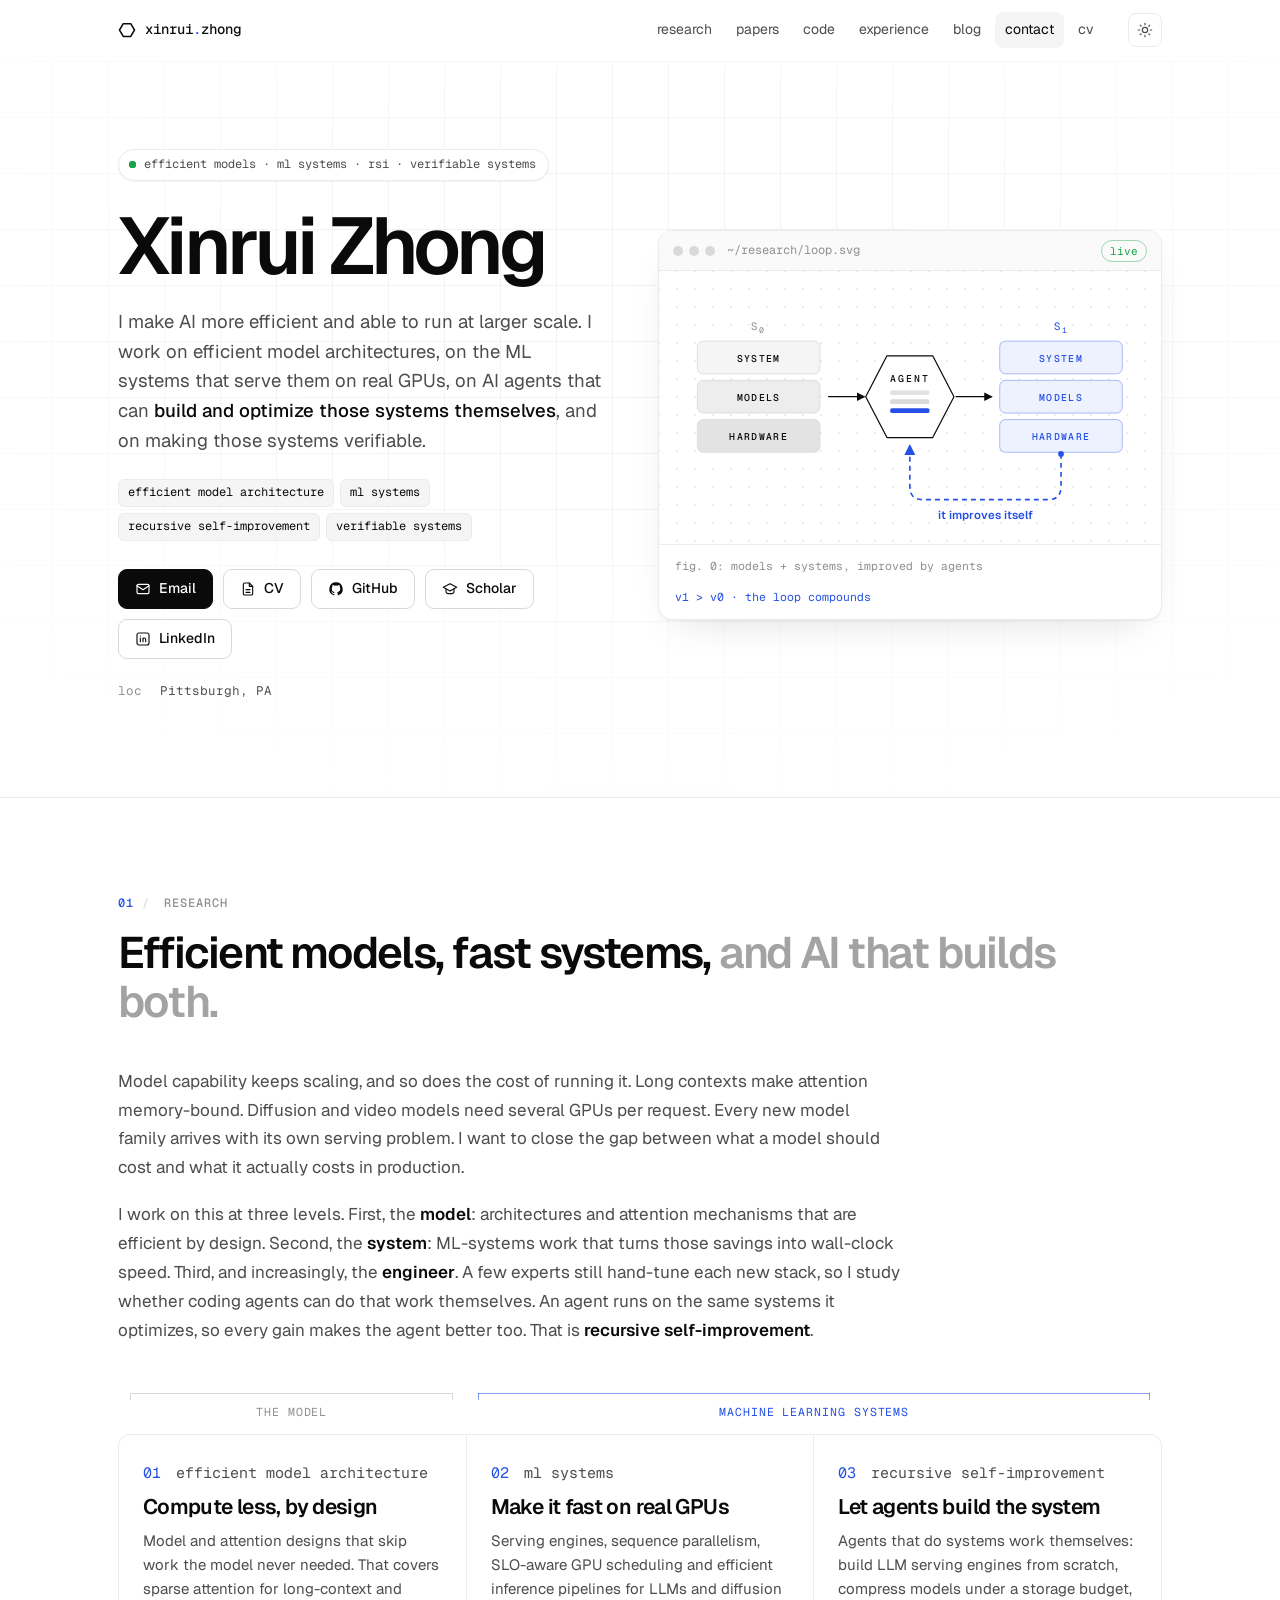
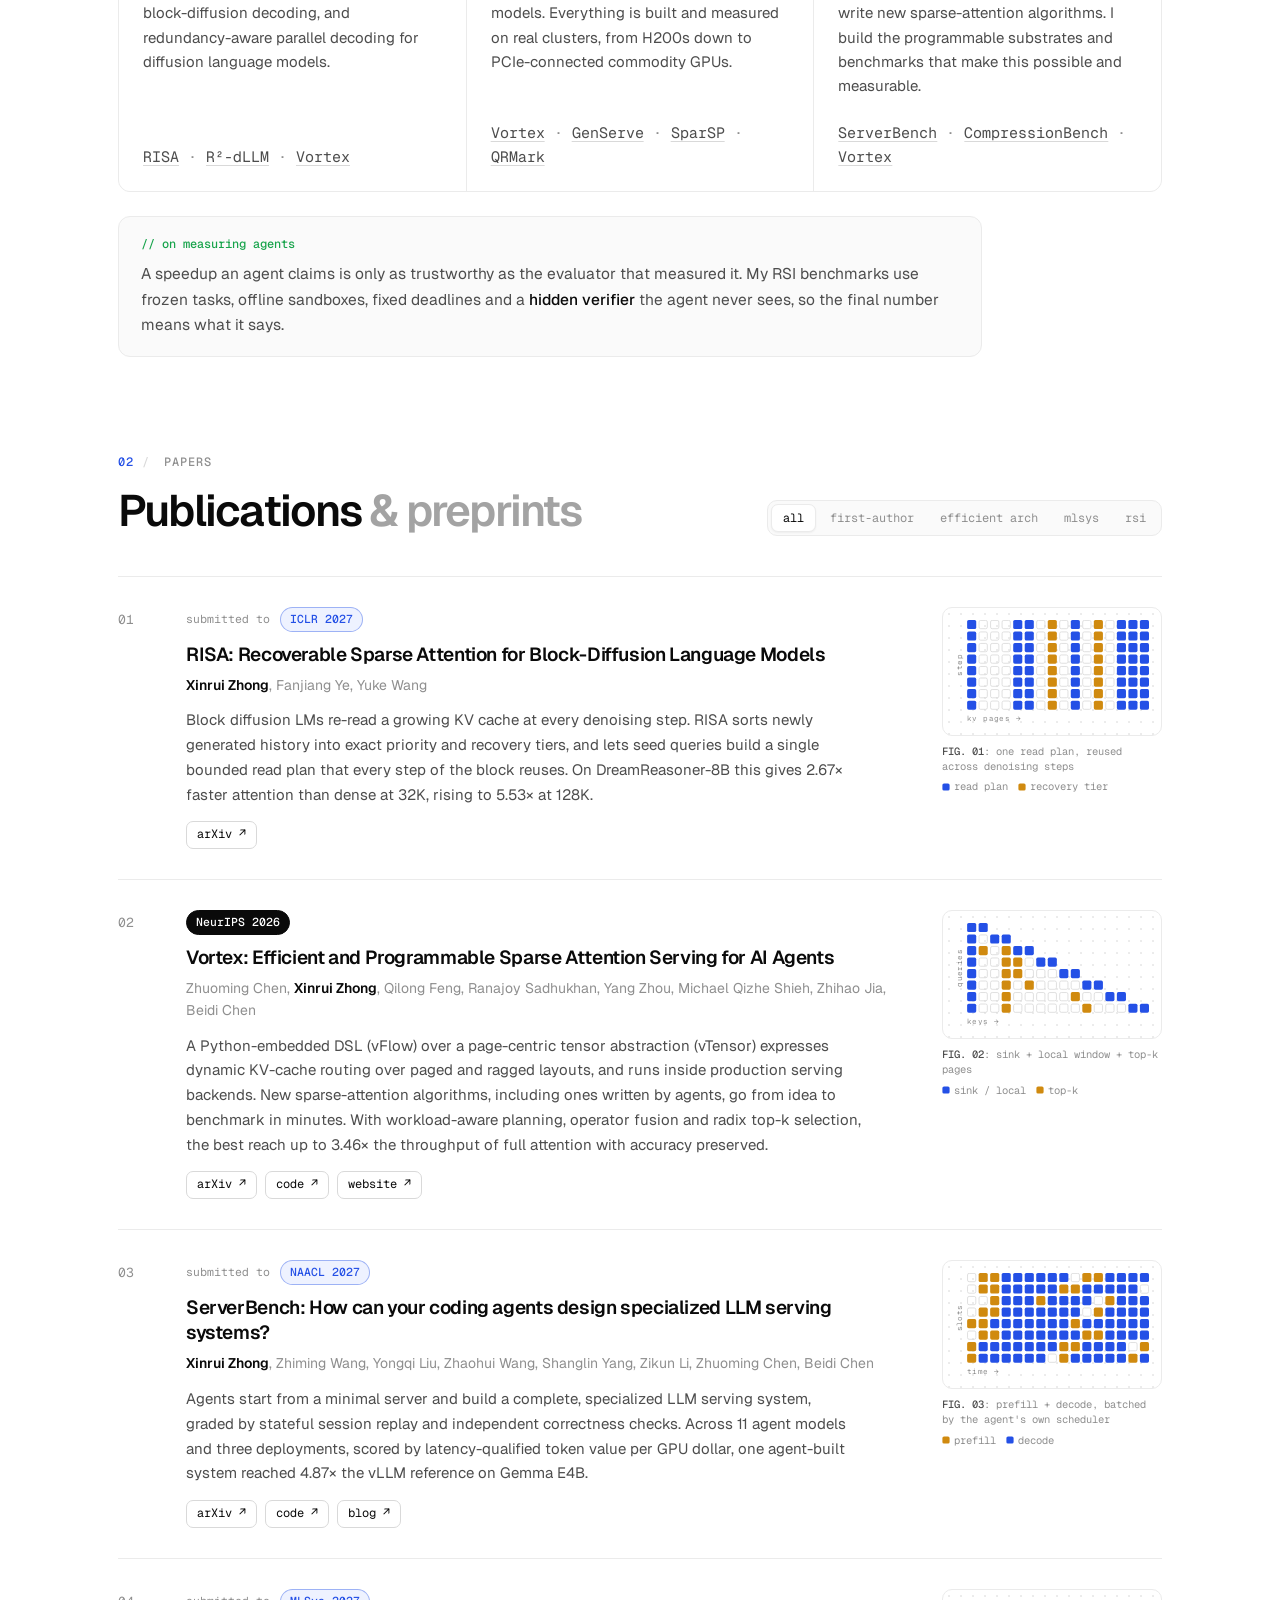
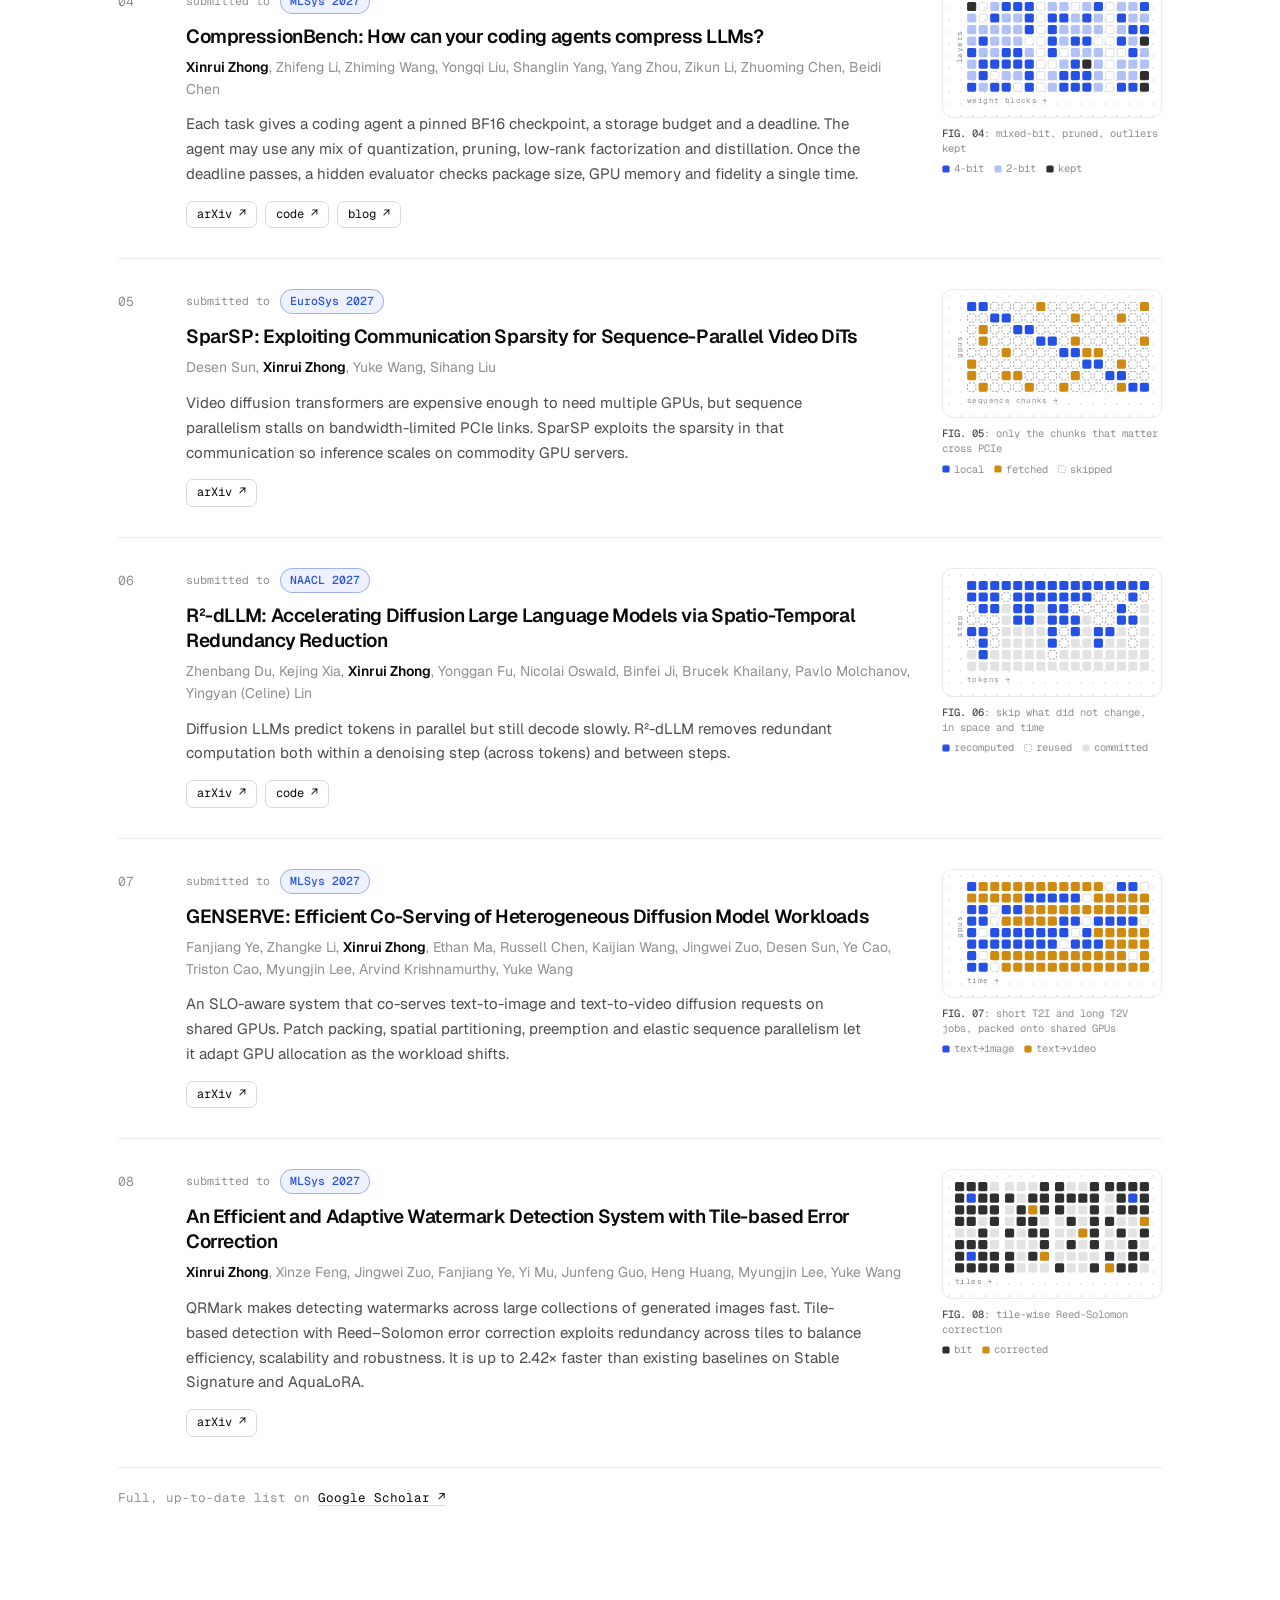
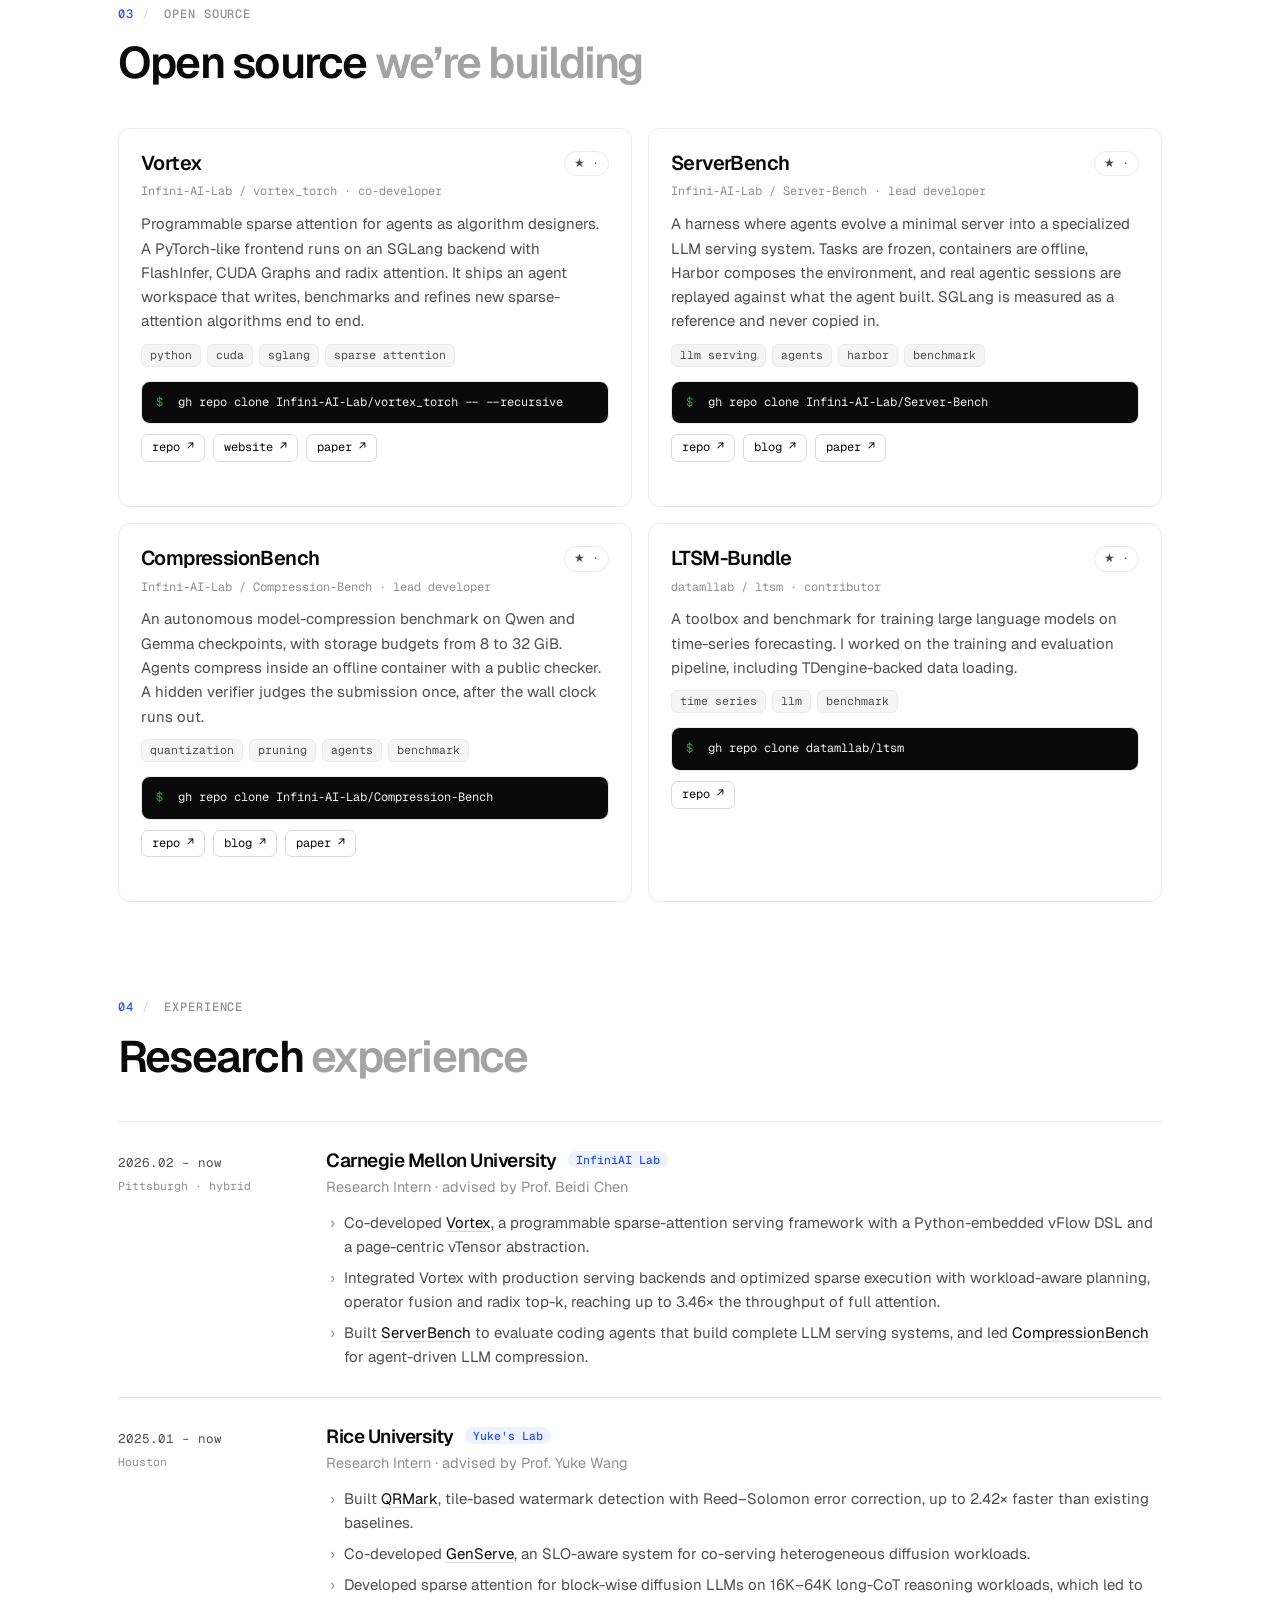
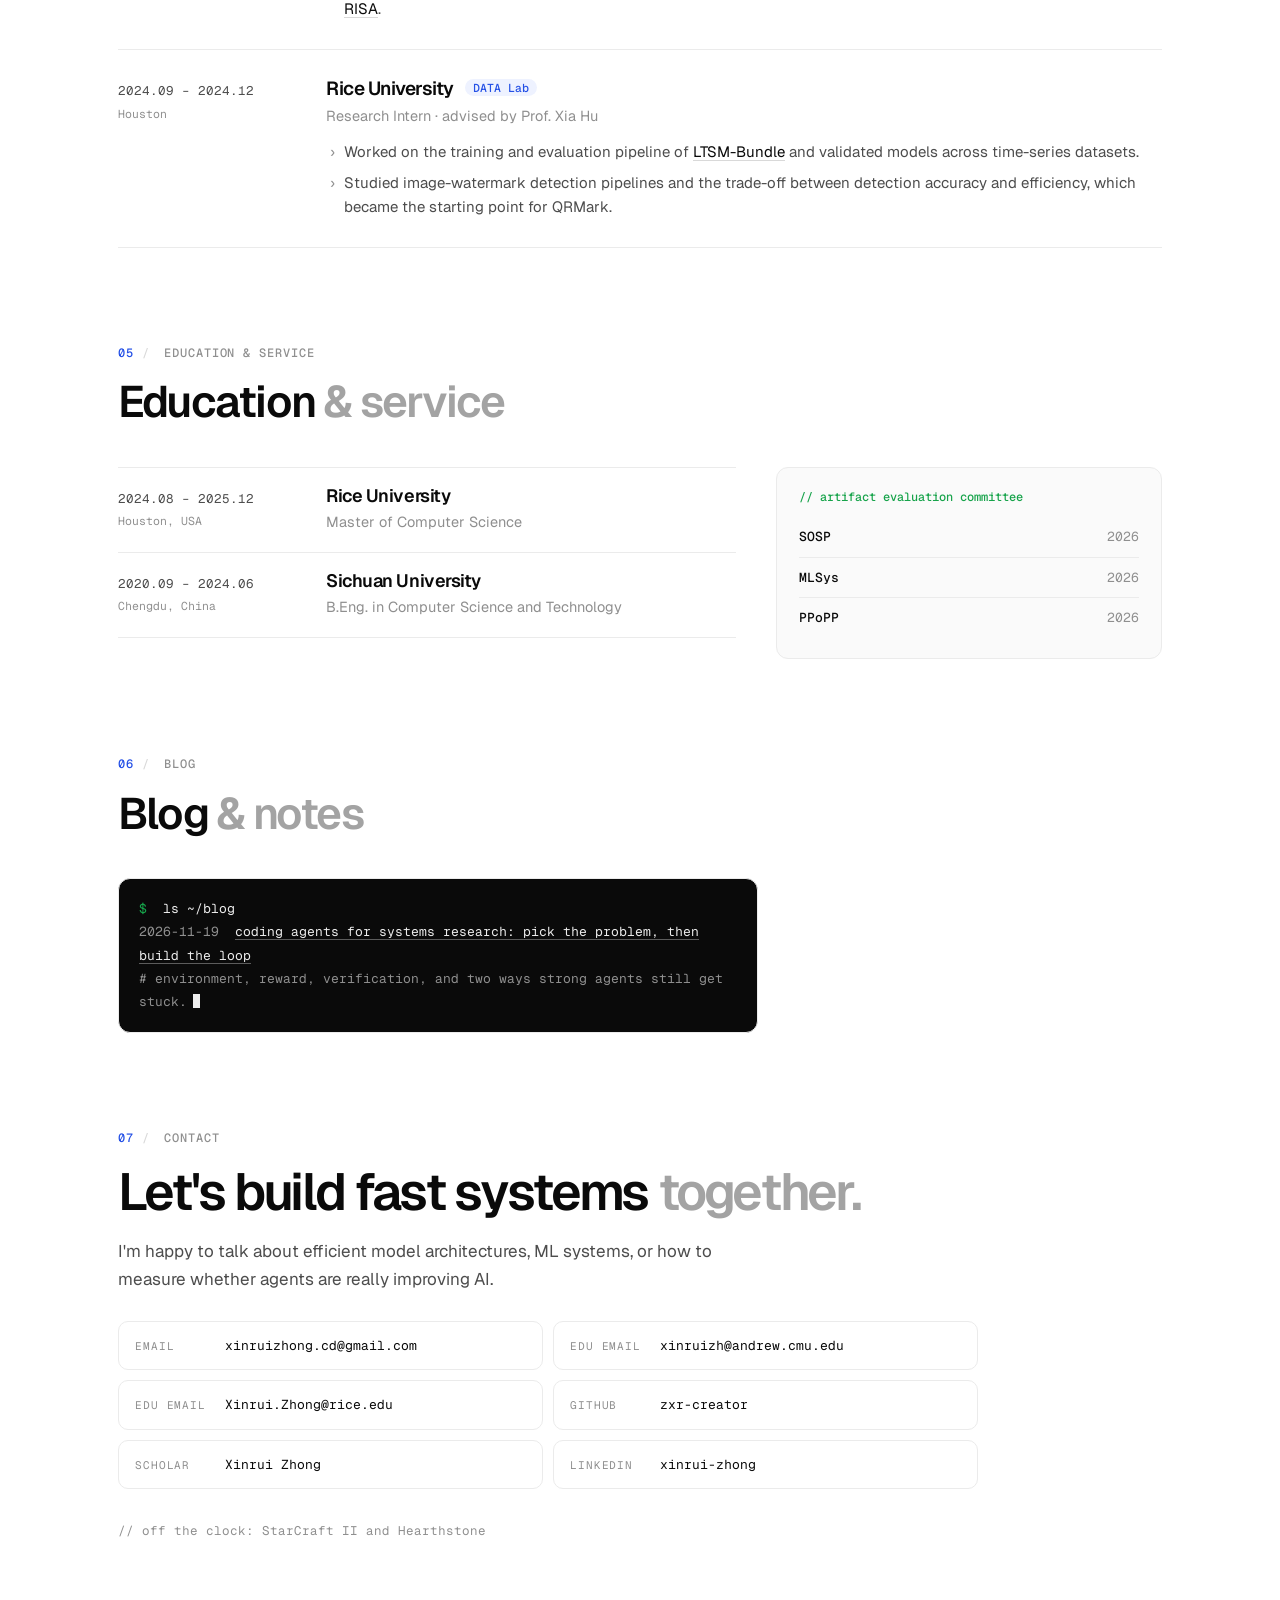
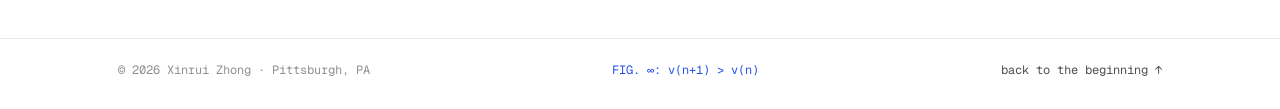
<file: index.html>
<!doctype html>
<html lang="en">
<head>
  <meta charset="utf-8" />
  <meta name="viewport" content="width=device-width, initial-scale=1" />
  <title>Xinrui Zhong</title>
  <meta name="description" content="Xinrui Zhong works on efficient model architectures, machine learning systems, recursive self-improvement, and verifiable systems: sparse attention, LLM and diffusion serving, and benchmarks for AI agents that build ML systems." />
  <meta name="author" content="Xinrui Zhong" />
  <meta property="og:title" content="Xinrui Zhong" />
  <meta property="og:description" content="Efficient model architecture · ML systems · recursive self-improvement · verifiable systems." />
  <meta property="og:type" content="website" />
  <meta property="og:url" content="https://zxr-creator.github.io/" />
  <meta name="theme-color" content="#ffffff" media="(prefers-color-scheme: light)" />
  <meta name="theme-color" content="#000000" media="(prefers-color-scheme: dark)" />
  <link rel="icon" href="assets/favicon.svg" type="image/svg+xml" />
  <link rel="canonical" href="https://zxr-creator.github.io/" />

  <script>
    // Apply a saved theme before first paint so there is no flash.
    (function () {
      var t = null;
      try { t = localStorage.getItem("theme"); } catch (e) {}
      if (t === "light" || t === "dark") document.documentElement.setAttribute("data-theme", t);
    })();
  </script>

  <link rel="preconnect" href="https://fonts.googleapis.com" />
  <link rel="preconnect" href="https://fonts.gstatic.com" crossorigin />
  <link href="https://fonts.googleapis.com/css2?family=Geist:wght@300..700&family=Geist+Mono:wght@400..600&display=swap" rel="stylesheet" />
  <link rel="stylesheet" href="assets/css/style.css" />
</head>

<body>
  <a class="skip" href="#research">Skip to content</a>

  <!-- ─────────────────────────── nav ─────────────────────────── -->
  <header class="nav" id="top">
    <div class="wrap nav__inner">
      <a class="brand" href="#top" aria-label="Back to top">
        <svg class="brand__mark" viewBox="0 0 24 24" aria-hidden="true"><path d="M7 3.5h10L22 12l-5 8.5H7L2 12z" /></svg>
        <span>xinrui<span class="brand__dot">.</span>zhong</span>
      </a>
      <nav class="nav__links" aria-label="Sections">
        <a href="#research">research</a>
        <a href="#papers">papers</a>
        <a href="#code">code</a>
        <a href="#experience">experience</a>
        <a href="#blog">blog</a>
        <a href="#contact">contact</a>
        <a href="Xinrui_Zhong_CV.pdf">cv</a>
      </nav>
      <button class="theme" id="theme-toggle" type="button" aria-label="Toggle dark mode" title="Toggle theme (t)">
        <svg class="theme__sun" viewBox="0 0 24 24" aria-hidden="true"><circle cx="12" cy="12" r="4" /><path d="M12 2v2M12 20v2M4.9 4.9l1.4 1.4M17.7 17.7l1.4 1.4M2 12h2M20 12h2M4.9 19.1l1.4-1.4M17.7 6.3l1.4-1.4" /></svg>
        <svg class="theme__moon" viewBox="0 0 24 24" aria-hidden="true"><path d="M20 14.5A8 8 0 0 1 9.5 4a8 8 0 1 0 10.5 10.5z" /></svg>
      </button>
    </div>
  </header>

  <main>
    <!-- ─────────────────────────── hero ─────────────────────────── -->
    <section class="hero-band" aria-labelledby="name">
      <div class="hero wrap">
        <div class="hero__text">
          <p class="status"><span class="status__dot" aria-hidden="true"></span>efficient models · ml systems · rsi · verifiable systems</p>
          <h1 id="name">Xinrui Zhong</h1>
          <p class="lede">
            I make AI more efficient and able to run at larger scale. I work on efficient model
            architectures, on the ML systems that serve them on real GPUs, on AI agents that can
            <em>build and optimize those systems themselves</em>, and on making those systems verifiable.
          </p>
          <ul class="focus" aria-label="Research interests">
            <li>efficient model architecture</li>
            <li>ml systems</li>
            <li>recursive self-improvement</li>
            <li>verifiable systems</li>
          </ul>
          <div class="cta">
            <a class="btn btn--primary js-mail" data-u="xinruizhong.cd" data-d="gmail.com" href="#contact">
              <svg viewBox="0 0 24 24" aria-hidden="true"><rect x="3" y="5" width="18" height="14" rx="2" /><path d="m3 7 9 6 9-6" /></svg>Email
            </a>
            <a class="btn" href="Xinrui_Zhong_CV.pdf">
              <svg viewBox="0 0 24 24" aria-hidden="true"><path d="M14 3H7a2 2 0 0 0-2 2v14a2 2 0 0 0 2 2h10a2 2 0 0 0 2-2V8z" /><path d="M14 3v5h5M9 13h6M9 17h6" /></svg>CV
            </a>
            <a class="btn" href="https://github.com/zxr-creator">
              <svg viewBox="0 0 24 24" aria-hidden="true" class="fill"><path d="M12 2a10 10 0 0 0-3.16 19.49c.5.09.68-.22.68-.48v-1.7c-2.78.6-3.37-1.34-3.37-1.34-.45-1.16-1.11-1.47-1.11-1.47-.91-.62.07-.6.07-.6 1 .07 1.53 1.03 1.53 1.03.9 1.52 2.34 1.08 2.91.83.09-.65.35-1.09.63-1.34-2.22-.25-4.55-1.11-4.55-4.94 0-1.09.39-1.98 1.03-2.68-.1-.25-.45-1.27.1-2.64 0 0 .84-.27 2.75 1.02a9.58 9.58 0 0 1 5 0c1.91-1.29 2.75-1.02 2.75-1.02.55 1.37.2 2.39.1 2.64.64.7 1.03 1.59 1.03 2.68 0 3.84-2.34 4.68-4.57 4.93.36.31.68.92.68 1.85v2.74c0 .27.18.58.69.48A10 10 0 0 0 12 2z" /></svg>GitHub
            </a>
            <a class="btn" href="https://scholar.google.com/citations?user=-AMCkEIAAAAJ&amp;hl=en">
              <svg viewBox="0 0 24 24" aria-hidden="true"><path d="M2 9.5 12 4l10 5.5L12 15z" /><path d="M6 11.8V16c0 1.7 2.7 3 6 3s6-1.3 6-3v-4.2" /></svg>Scholar
            </a>
            <a class="btn" href="https://www.linkedin.com/in/xinrui-zhong/">
              <svg viewBox="0 0 24 24" aria-hidden="true"><rect x="3" y="3" width="18" height="18" rx="3" /><path d="M8 10.5V16M8 7.6v.01M12 16v-3.2c0-1.4.9-2.3 2.1-2.3s1.9.9 1.9 2.3V16M12 10.5V16" /></svg>LinkedIn
            </a>
          </div>
          <p class="hero__loc"><span>loc</span> Pittsburgh, PA</p>
        </div>

        <figure class="window" aria-label="Diagram: an agent improves the system stack it runs on, and the improved stack becomes the next agent">
          <div class="window__bar">
            <span class="window__dots" aria-hidden="true"><i></i><i></i><i></i></span>
            <span class="window__title">~/research/loop.svg</span>
            <span class="window__tag">live</span>
          </div>
          <div class="window__body">
            <svg class="loop" viewBox="0 0 560 290" role="img" aria-labelledby="loop-title">
              <title id="loop-title">The self-improvement loop: the system stack S0 feeds an agent, the agent produces an improved stack S1, and S1 becomes the next agent.</title>
              <defs>
                <marker id="arrow" viewBox="0 0 10 10" refX="8.5" refY="5" markerWidth="7" markerHeight="7" orient="auto-start-reverse">
                  <path d="M0 0L10 5L0 10z" class="loop__head" />
                </marker>
                <marker id="arrow-acc" viewBox="0 0 10 10" refX="8.5" refY="5" markerWidth="7" markerHeight="7" orient="auto-start-reverse">
                  <path d="M0 0L10 5L0 10z" class="loop__head--acc" />
                </marker>
              </defs>

              <text class="loop__label" x="95" y="40" text-anchor="middle">S<tspan class="loop__sub" dy="4" id="v-left">0</tspan></text>
              <g class="stack">
                <rect x="20" y="54" width="150" height="40" rx="7" class="tier tier--1" />
                <text x="95" y="79" text-anchor="middle" class="tier__t">SYSTEM</text>
                <rect x="20" y="102" width="150" height="40" rx="7" class="tier tier--2" />
                <text x="95" y="127" text-anchor="middle" class="tier__t">MODELS</text>
                <rect x="20" y="150" width="150" height="40" rx="7" class="tier tier--3" />
                <text x="95" y="175" text-anchor="middle" class="tier__t">HARDWARE</text>
              </g>

              <line x1="180" y1="122" x2="224" y2="122" class="loop__edge" marker-end="url(#arrow)" />
              <line x1="336" y1="122" x2="380" y2="122" class="loop__edge" marker-end="url(#arrow)" />

              <g class="agent">
                <path d="M252 72h56l26 50-26 50h-56l-26-50z" class="agent__hex" />
                <text x="280" y="104" text-anchor="middle" class="agent__t">AGENT</text>
                <rect x="256" y="114" width="48" height="6" rx="2" class="agent__bar" />
                <rect x="256" y="125" width="48" height="6" rx="2" class="agent__bar agent__bar--b" />
                <rect x="256" y="136" width="48" height="6" rx="2" class="agent__bar agent__bar--c" />
              </g>

              <text class="loop__label loop__label--acc" x="465" y="40" text-anchor="middle">S<tspan class="loop__sub" dy="4" id="v-right">1</tspan></text>
              <g class="stack stack--acc">
                <rect x="390" y="54" width="150" height="40" rx="7" class="tier tier--1" />
                <text x="465" y="79" text-anchor="middle" class="tier__t">SYSTEM</text>
                <rect x="390" y="102" width="150" height="40" rx="7" class="tier tier--2" />
                <text x="465" y="127" text-anchor="middle" class="tier__t">MODELS</text>
                <rect x="390" y="150" width="150" height="40" rx="7" class="tier tier--3" />
                <text x="465" y="175" text-anchor="middle" class="tier__t">HARDWARE</text>
              </g>

              <path d="M465 192v40q0 16-16 16H296q-16 0-16-16v-50" class="loop__back" marker-end="url(#arrow-acc)" />
              <circle cx="465" cy="192" r="3.5" class="loop__dot" />
              <text x="372" y="272" text-anchor="middle" class="loop__note">it improves itself</text>
            </svg>
          </div>
          <figcaption class="figcap">
            <span>fig. 0: models + systems, improved by agents</span>
            <span class="figcap__acc"><span id="v-cap">v1 &gt; v0</span> · the loop compounds</span>
          </figcaption>
        </figure>
      </div>
    </section>

    <!-- ─────────────────────────── research ─────────────────────────── -->
    <section class="section wrap" id="research" aria-labelledby="research-h">
      <header class="section__head">
        <p class="kicker"><span class="num">01</span> research</p>
        <h2 id="research-h">Efficient models, fast systems, <span class="dim">and AI that builds both.</span></h2>
      </header>

      <div class="prose">
        <p>
          Model capability keeps scaling, and so does the cost of running it. Long contexts make attention
          memory-bound. Diffusion and video models need several GPUs per request. Every new model family
          arrives with its own serving problem. I want to close the gap between what a model should cost
          and what it actually costs in production.
        </p>
        <p>
          I work on this at three levels. First, the <strong>model</strong>: architectures and attention
          mechanisms that are efficient by design. Second, the <strong>system</strong>:
          ML-systems work that turns those savings into wall-clock speed. Third, and increasingly, the
          <strong>engineer</strong>. A few experts still hand-tune each new stack, so I study whether coding
          agents can do that work themselves. An agent runs on the same systems it optimizes, so every gain
          makes the agent better too. That is <strong>recursive self-improvement</strong>.
        </p>
      </div>

      <div class="areas">
        <div class="areas__groups" aria-hidden="true">
          <span class="areas__group areas__group--a">the model</span>
          <span class="areas__group areas__group--b">machine learning systems</span>
        </div>
        <ol class="pillars">
          <li class="pillar">
            <p class="pillar__idx"><span>01</span> efficient model architecture</p>
            <h3>Compute less, by design</h3>
            <p>
              Model and attention designs that skip work the model never needed. That covers sparse
              attention for long-context and block-diffusion decoding, and redundancy-aware parallel
              decoding for diffusion language models.
            </p>
            <p class="pillar__refs"><a href="#p-risa">RISA</a> · <a href="#p-r2dllm">R²-dLLM</a> · <a href="#p-vortex">Vortex</a></p>
          </li>
          <li class="pillar">
            <p class="pillar__idx"><span>02</span> ml systems</p>
            <h3>Make it fast on real GPUs</h3>
            <p>
              Serving engines, sequence parallelism, SLO-aware GPU scheduling and
              efficient inference pipelines for LLMs and diffusion models. Everything is built and measured on
              real clusters, from H200s down to PCIe-connected commodity GPUs.
            </p>
            <p class="pillar__refs"><a href="#p-vortex">Vortex</a> · <a href="#p-genserve">GenServe</a> · <a href="#p-sparsp">SparSP</a> · <a href="#p-qrmark">QRMark</a></p>
          </li>
          <li class="pillar">
            <p class="pillar__idx"><span>03</span> recursive self-improvement</p>
            <h3>Let agents build the system</h3>
            <p>
              Agents that do systems work themselves: build LLM serving engines from scratch, compress models
              under a storage budget, write new sparse-attention algorithms. I build the programmable
              substrates and benchmarks that make this possible and measurable.
            </p>
            <p class="pillar__refs"><a href="#p-serverbench">ServerBench</a> · <a href="#p-compressionbench">CompressionBench</a> · <a href="#p-vortex">Vortex</a></p>
          </li>
        </ol>
      </div>

      <aside class="principle">
        <p class="kicker">// on measuring agents</p>
        <p>
          A speedup an agent claims is only as trustworthy as the evaluator that measured it. My RSI
          benchmarks use frozen tasks, offline sandboxes, fixed deadlines and a <em>hidden verifier</em>
          the agent never sees, so the final number means what it says.
        </p>
      </aside>
    </section>

    <!-- ─────────────────────────── papers ─────────────────────────── -->
    <section class="section wrap" id="papers" aria-labelledby="papers-h">
      <header class="section__head section__head--row">
        <div>
          <p class="kicker"><span class="num">02</span> papers</p>
          <h2 id="papers-h">Publications <span class="dim">&amp; preprints</span></h2>
        </div>
        <div class="filters" role="group" aria-label="Filter papers">
          <button type="button" class="chip" data-filter="all" aria-pressed="true">all</button>
          <button type="button" class="chip" data-filter="first" aria-pressed="false">first-author</button>
          <button type="button" class="chip" data-filter="arch" aria-pressed="false">efficient arch</button>
          <button type="button" class="chip" data-filter="sys" aria-pressed="false">mlsys</button>
          <button type="button" class="chip" data-filter="rsi" aria-pressed="false">rsi</button>
        </div>
      </header>

      <ol class="pubs" id="pubs">
        <!-- RISA -->
        <li class="pub" id="p-risa" data-tags="first arch sys">
          <div class="pub__body">
            <p class="pub__venue"><span class="pub__status">submitted to</span><span class="badge badge--review">ICLR 2027</span></p>
            <h3 class="pub__title">RISA: Recoverable Sparse Attention for Block-Diffusion Language Models</h3>
            <p class="pub__authors"><b>Xinrui Zhong</b>, Fanjiang Ye, Yuke Wang</p>
            <p class="pub__tldr">
              Block diffusion LMs re-read a growing KV cache at every denoising step. RISA sorts newly
              generated history into exact priority and recovery tiers, and lets seed queries build a
              single bounded read plan that every step of the block reuses. On DreamReasoner-8B this gives
              2.67× faster attention than dense at 32K, rising to 5.53× at 128K.
            </p>
            <p class="pub__links">
              <a href="https://arxiv.org/abs/2611.22191">arXiv ↗</a>
            </p>
          </div>
          <figure class="plate" data-glyph="risa" data-cap="one read plan, reused across denoising steps"></figure>
        </li>

        <!-- Vortex -->
        <li class="pub" id="p-vortex" data-tags="arch sys rsi">
          <div class="pub__body">
            <p class="pub__venue"><span class="badge badge--accept">NeurIPS 2026</span></p>
            <h3 class="pub__title">Vortex: Efficient and Programmable Sparse Attention Serving for AI Agents</h3>
            <p class="pub__authors">Zhuoming Chen, <b>Xinrui Zhong</b>, Qilong Feng, Ranajoy Sadhukhan, Yang Zhou, Michael Qizhe Shieh, Zhihao Jia, Beidi Chen</p>
            <p class="pub__tldr">
              A Python-embedded DSL (vFlow) over a page-centric tensor abstraction (vTensor) expresses
              dynamic KV-cache routing over paged and ragged layouts, and runs inside production serving
              backends. New sparse-attention algorithms, including ones written by agents, go from idea to
              benchmark in minutes. With workload-aware planning, operator fusion and radix top-k
              selection, the best reach up to 3.46× the throughput of full attention with accuracy preserved.
            </p>
            <p class="pub__links">
              <a href="https://arxiv.org/abs/2606.06453">arXiv ↗</a>
              <a href="https://github.com/Infini-AI-Lab/vortex_torch">code ↗</a>
              <a href="https://infini-ai-lab.github.io/vortex_torch/">website ↗</a>
            </p>
          </div>
          <figure class="plate" data-glyph="vortex" data-cap="sink + local window + top-k pages"></figure>
        </li>

        <!-- ServerBench -->
        <li class="pub" id="p-serverbench" data-tags="first sys rsi">
          <div class="pub__body">
            <p class="pub__venue"><span class="pub__status">submitted to</span><span class="badge badge--review">NAACL 2027</span></p>
            <h3 class="pub__title">ServerBench: How can your coding agents design specialized LLM serving systems?</h3>
            <p class="pub__authors"><b>Xinrui Zhong</b>, Zhiming Wang, Yongqi Liu, Zhaohui Wang, Shanglin Yang, Zikun Li, Zhuoming Chen, Beidi Chen</p>
            <p class="pub__tldr">
              Agents start from a minimal server and build a complete, specialized LLM serving system,
              graded by stateful session replay and independent correctness checks. Across 11 agent models
              and three deployments, scored by latency-qualified token value per GPU dollar, one
              agent-built system reached 4.87× the vLLM reference on Gemma E4B.
            </p>
            <p class="pub__links">
              <a href="https://arxiv.org/abs/2611.06841">arXiv ↗</a>
              <a href="https://github.com/Infini-AI-Lab/Server-Bench">code ↗</a>
              <a href="https://infini-ai-lab.github.io/Server-Bench/">blog ↗</a>
            </p>
          </div>
          <figure class="plate" data-glyph="serverbench" data-cap="prefill + decode, batched by the agent's own scheduler"></figure>
        </li>

        <!-- CompressionBench -->
        <li class="pub" id="p-compressionbench" data-tags="first rsi">
          <div class="pub__body">
            <p class="pub__venue"><span class="pub__status">submitted to</span><span class="badge badge--review">MLSys 2027</span></p>
            <h3 class="pub__title">CompressionBench: How can your coding agents compress LLMs?</h3>
            <p class="pub__authors"><b>Xinrui Zhong</b>, Zhifeng Li, Zhiming Wang, Yongqi Liu, Shanglin Yang, Yang Zhou, Zikun Li, Zhuoming Chen, Beidi Chen</p>
            <p class="pub__tldr">
              Each task gives a coding agent a pinned BF16 checkpoint, a storage budget and a deadline. The
              agent may use any mix of quantization, pruning, low-rank factorization and distillation. Once
              the deadline passes, a hidden evaluator checks package size, GPU memory and fidelity a single
              time.
            </p>
            <p class="pub__links">
              <a href="https://arxiv.org/abs/2611.06858v1">arXiv ↗</a>
              <a href="https://github.com/Infini-AI-Lab/Compression-Bench">code ↗</a>
              <a href="https://infini-ai-lab.github.io/Compression-Bench/">blog ↗</a>
            </p>
          </div>
          <figure class="plate" data-glyph="compressionbench" data-cap="mixed-bit, pruned, outliers kept"></figure>
        </li>

        <!-- SparSP -->
        <li class="pub" id="p-sparsp" data-tags="sys">
          <div class="pub__body">
            <p class="pub__venue"><span class="pub__status">submitted to</span><span class="badge badge--review">EuroSys 2027</span></p>
            <h3 class="pub__title">SparSP: Exploiting Communication Sparsity for Sequence-Parallel Video DiTs</h3>
            <p class="pub__authors">Desen Sun, <b>Xinrui Zhong</b>, Yuke Wang, Sihang Liu</p>
            <p class="pub__tldr">
              Video diffusion transformers are expensive enough to need multiple GPUs, but sequence
              parallelism stalls on bandwidth-limited PCIe links. SparSP exploits the sparsity in that
              communication so inference scales on commodity GPU servers.
            </p>
            <p class="pub__links">
              <a href="https://arxiv.org/abs/2609.32197">arXiv ↗</a>
            </p>
          </div>
          <figure class="plate" data-glyph="sparsp" data-cap="only the chunks that matter cross PCIe"></figure>
        </li>

        <!-- R2-dLLM -->
        <li class="pub" id="p-r2dllm" data-tags="arch">
          <div class="pub__body">
            <p class="pub__venue"><span class="pub__status">submitted to</span><span class="badge badge--review">NAACL 2027</span></p>
            <h3 class="pub__title">R²-dLLM: Accelerating Diffusion Large Language Models via Spatio-Temporal Redundancy Reduction</h3>
            <p class="pub__authors">Zhenbang Du, Kejing Xia, <b>Xinrui Zhong</b>, Yonggan Fu, Nicolai Oswald, Binfei Ji, Brucek Khailany, Pavlo Molchanov, Yingyan (Celine) Lin</p>
            <p class="pub__tldr">
              Diffusion LLMs predict tokens in parallel but still decode slowly. R²-dLLM removes redundant
              computation both within a denoising step (across tokens) and between steps.
            </p>
            <p class="pub__links">
              <a href="https://arxiv.org/abs/2604.18995">arXiv ↗</a>
              <a href="https://github.com/GATECH-EIC/R2-dLLM">code ↗</a>
            </p>
          </div>
          <figure class="plate" data-glyph="r2dllm" data-cap="skip what did not change, in space and time"></figure>
        </li>

        <!-- GenServe -->
        <li class="pub" id="p-genserve" data-tags="sys">
          <div class="pub__body">
            <p class="pub__venue"><span class="pub__status">submitted to</span><span class="badge badge--review">MLSys 2027</span></p>
            <h3 class="pub__title">GENSERVE: Efficient Co-Serving of Heterogeneous Diffusion Model Workloads</h3>
            <p class="pub__authors">Fanjiang Ye, Zhangke Li, <b>Xinrui Zhong</b>, Ethan Ma, Russell Chen, Kaijian Wang, Jingwei Zuo, Desen Sun, Ye Cao, Triston Cao, Myungjin Lee, Arvind Krishnamurthy, Yuke Wang</p>
            <p class="pub__tldr">
              An SLO-aware system that co-serves text-to-image and text-to-video diffusion requests on shared
              GPUs. Patch packing, spatial partitioning, preemption and elastic sequence parallelism let it
              adapt GPU allocation as the workload shifts.
            </p>
            <p class="pub__links">
              <a href="https://arxiv.org/abs/2604.04335">arXiv ↗</a>
            </p>
          </div>
          <figure class="plate" data-glyph="genserve" data-cap="short T2I and long T2V jobs, packed onto shared GPUs"></figure>
        </li>

        <!-- QRMark -->
        <li class="pub" id="p-qrmark" data-tags="first sys">
          <div class="pub__body">
            <p class="pub__venue"><span class="pub__status">submitted to</span><span class="badge badge--review">MLSys 2027</span></p>
            <h3 class="pub__title">An Efficient and Adaptive Watermark Detection System with Tile-based Error Correction</h3>
            <p class="pub__authors"><b>Xinrui Zhong</b>, Xinze Feng, Jingwei Zuo, Fanjiang Ye, Yi Mu, Junfeng Guo, Heng Huang, Myungjin Lee, Yuke Wang</p>
            <p class="pub__tldr">
              QRMark makes detecting watermarks across large collections of generated images fast. Tile-based
              detection with Reed–Solomon error correction exploits redundancy across tiles to balance
              efficiency, scalability and robustness. It is up to 2.42× faster than existing baselines on
              Stable Signature and AquaLoRA.
            </p>
            <p class="pub__links">
              <a href="https://arxiv.org/abs/2509.02447">arXiv ↗</a>
            </p>
          </div>
          <figure class="plate" data-glyph="qrmark" data-cap="tile-wise Reed–Solomon correction"></figure>
        </li>
      </ol>
      <p class="footnote">Full, up-to-date list on <a href="https://scholar.google.com/citations?user=-AMCkEIAAAAJ&amp;hl=en">Google Scholar ↗</a></p>
    </section>

    <!-- ─────────────────────────── open source ─────────────────────────── -->
    <section class="section wrap" id="code" aria-labelledby="code-h">
      <header class="section__head">
        <p class="kicker"><span class="num">03</span> open source</p>
        <h2 id="code-h">Open source <span class="dim">we&rsquo;re building</span></h2>
      </header>

      <div class="repos">
        <article class="repo" data-repo="Infini-AI-Lab/vortex_torch">
          <header class="repo__head">
            <h3><a href="https://github.com/Infini-AI-Lab/vortex_torch">Vortex</a></h3>
            <span class="repo__stars" title="GitHub stars">★ <span data-stars>·</span></span>
          </header>
          <p class="repo__path">Infini-AI-Lab / vortex_torch · co-developer</p>
          <p class="repo__desc">
            Programmable sparse attention for agents as algorithm designers. A PyTorch-like frontend runs on
            an SGLang backend with FlashInfer, CUDA Graphs and radix attention. It ships an agent workspace
            that writes, benchmarks and refines new sparse-attention algorithms end to end.
          </p>
          <ul class="tags"><li>python</li><li>cuda</li><li>sglang</li><li>sparse attention</li></ul>
          <pre class="repo__cmd"><span class="prompt">$</span> gh repo clone Infini-AI-Lab/vortex_torch -- --recursive</pre>
          <p class="repo__links"><a href="https://github.com/Infini-AI-Lab/vortex_torch">repo ↗</a><a href="https://infini-ai-lab.github.io/vortex_torch/">website ↗</a><a href="https://arxiv.org/abs/2606.06453">paper ↗</a></p>
          <p class="repo__meta" data-pushed></p>
        </article>

        <article class="repo" data-repo="Infini-AI-Lab/Server-Bench">
          <header class="repo__head">
            <h3><a href="https://github.com/Infini-AI-Lab/Server-Bench">ServerBench</a></h3>
            <span class="repo__stars" title="GitHub stars">★ <span data-stars>·</span></span>
          </header>
          <p class="repo__path">Infini-AI-Lab / Server-Bench · lead developer</p>
          <p class="repo__desc">
            A harness where agents evolve a minimal server into a specialized LLM serving system. Tasks are
            frozen, containers are offline, Harbor composes the environment, and real agentic sessions are
            replayed against what the agent built. SGLang is measured as a reference and never copied in.
          </p>
          <ul class="tags"><li>llm serving</li><li>agents</li><li>harbor</li><li>benchmark</li></ul>
          <pre class="repo__cmd"><span class="prompt">$</span> gh repo clone Infini-AI-Lab/Server-Bench</pre>
          <p class="repo__links"><a href="https://github.com/Infini-AI-Lab/Server-Bench">repo ↗</a><a href="https://infini-ai-lab.github.io/Server-Bench/">blog ↗</a><a href="https://arxiv.org/abs/2611.06841">paper ↗</a></p>
          <p class="repo__meta" data-pushed></p>
        </article>

        <article class="repo" data-repo="Infini-AI-Lab/Compression-Bench">
          <header class="repo__head">
            <h3><a href="https://github.com/Infini-AI-Lab/Compression-Bench">CompressionBench</a></h3>
            <span class="repo__stars" title="GitHub stars">★ <span data-stars>·</span></span>
          </header>
          <p class="repo__path">Infini-AI-Lab / Compression-Bench · lead developer</p>
          <p class="repo__desc">
            An autonomous model-compression benchmark on Qwen and Gemma checkpoints, with storage budgets from
            8 to 32 GiB. Agents compress inside an offline container with a public checker. A hidden verifier
            judges the submission once, after the wall clock runs out.
          </p>
          <ul class="tags"><li>quantization</li><li>pruning</li><li>agents</li><li>benchmark</li></ul>
          <pre class="repo__cmd"><span class="prompt">$</span> gh repo clone Infini-AI-Lab/Compression-Bench</pre>
          <p class="repo__links"><a href="https://github.com/Infini-AI-Lab/Compression-Bench">repo ↗</a><a href="https://infini-ai-lab.github.io/Compression-Bench/">blog ↗</a><a href="https://arxiv.org/abs/2611.06858v1">paper ↗</a></p>
          <p class="repo__meta" data-pushed></p>
        </article>

        <article class="repo" data-repo="datamllab/ltsm">
          <header class="repo__head">
            <h3><a href="https://github.com/datamllab/ltsm">LTSM-Bundle</a></h3>
            <span class="repo__stars" title="GitHub stars">★ <span data-stars>·</span></span>
          </header>
          <p class="repo__path">datamllab / ltsm · contributor</p>
          <p class="repo__desc">
            A toolbox and benchmark for training large language models on time-series forecasting. I worked
            on the training and evaluation pipeline, including TDengine-backed data loading.
          </p>
          <ul class="tags"><li>time series</li><li>llm</li><li>benchmark</li></ul>
          <pre class="repo__cmd"><span class="prompt">$</span> gh repo clone datamllab/ltsm</pre>
          <p class="repo__links"><a href="https://github.com/datamllab/ltsm">repo ↗</a></p>
          <p class="repo__meta" data-pushed></p>
        </article>
      </div>
    </section>

    <!-- ─────────────────────────── experience ─────────────────────────── -->
    <section class="section wrap" id="experience" aria-labelledby="exp-h">
      <header class="section__head">
        <p class="kicker"><span class="num">04</span> experience</p>
        <h2 id="exp-h">Research <span class="dim">experience</span></h2>
      </header>

      <ol class="timeline">
        <li class="tl">
          <div class="tl__when"><time>2026.02 – now</time><span>Pittsburgh · hybrid</span></div>
          <div class="tl__what">
            <h3>Carnegie Mellon University <span class="tl__lab">InfiniAI Lab</span></h3>
            <p class="tl__role">Research Intern · advised by Prof. Beidi Chen</p>
            <ul>
              <li>Co-developed <a href="#p-vortex">Vortex</a>, a programmable sparse-attention serving framework with a Python-embedded vFlow DSL and a page-centric vTensor abstraction.</li>
              <li>Integrated Vortex with production serving backends and optimized sparse execution with workload-aware planning, operator fusion and radix top-k, reaching up to 3.46× the throughput of full attention.</li>
              <li>Built <a href="#p-serverbench">ServerBench</a> to evaluate coding agents that build complete LLM serving systems, and led <a href="#p-compressionbench">CompressionBench</a> for agent-driven LLM compression.</li>
            </ul>
          </div>
        </li>
        <li class="tl">
          <div class="tl__when"><time>2025.01 – now</time><span>Houston</span></div>
          <div class="tl__what">
            <h3>Rice University <span class="tl__lab">Yuke's Lab</span></h3>
            <p class="tl__role">Research Intern · advised by Prof. Yuke Wang</p>
            <ul>
              <li>Built <a href="#p-qrmark">QRMark</a>, tile-based watermark detection with Reed–Solomon error correction, up to 2.42× faster than existing baselines.</li>
              <li>Co-developed <a href="#p-genserve">GenServe</a>, an SLO-aware system for co-serving heterogeneous diffusion workloads.</li>
              <li>Developed sparse attention for block-wise diffusion LLMs on 16K–64K long-CoT reasoning workloads, which led to <a href="#p-risa">RISA</a>.</li>
            </ul>
          </div>
        </li>
        <li class="tl">
          <div class="tl__when"><time>2024.09 – 2024.12</time><span>Houston</span></div>
          <div class="tl__what">
            <h3>Rice University <span class="tl__lab">DATA Lab</span></h3>
            <p class="tl__role">Research Intern · advised by Prof. Xia Hu</p>
            <ul>
              <li>Worked on the training and evaluation pipeline of <a href="https://github.com/datamllab/ltsm">LTSM-Bundle</a> and validated models across time-series datasets.</li>
              <li>Studied image-watermark detection pipelines and the trade-off between detection accuracy and efficiency, which became the starting point for QRMark.</li>
            </ul>
          </div>
        </li>
      </ol>
    </section>

    <!-- ─────────────────────────── education & service ─────────────────────────── -->
    <section class="section wrap" id="education" aria-labelledby="edu-h">
      <header class="section__head">
        <p class="kicker"><span class="num">05</span> education &amp; service</p>
        <h2 id="edu-h">Education <span class="dim">&amp; service</span></h2>
      </header>
      <div class="edu">
        <ol class="edu__list">
          <li>
            <div class="tl__when"><time>2024.08 – 2025.12</time><span>Houston, USA</span></div>
            <div><h3>Rice University</h3><p class="tl__role">Master of Computer Science</p></div>
          </li>
          <li>
            <div class="tl__when"><time>2020.09 – 2024.06</time><span>Chengdu, China</span></div>
            <div><h3>Sichuan University</h3><p class="tl__role">B.Eng. in Computer Science and Technology</p></div>
          </li>
        </ol>
        <div class="service">
          <p class="kicker">// artifact evaluation committee</p>
          <ul class="service__list">
            <li><span>SOSP</span> 2026</li>
            <li><span>MLSys</span> 2026</li>
            <li><span>PPoPP</span> 2026</li>
          </ul>
        </div>
      </div>
    </section>

    <!-- ─────────────────────────── blog ─────────────────────────── -->
    <section class="section wrap" id="blog" aria-labelledby="blog-h">
      <header class="section__head">
        <p class="kicker"><span class="num">06</span> blog</p>
        <h2 id="blog-h">Blog <span class="dim">&amp; notes</span></h2>
      </header>
      <div class="empty" role="note">
        <p><span class="prompt">$</span> ls ~/blog</p>
        <p class="empty__out">2026-11-19 &nbsp;<a href="blog/coding-agents-for-systems-research.html">coding agents for systems research: pick the problem, then build the loop</a></p>
        <p class="empty__out"># environment, reward, verification, and two ways strong agents still get stuck.</p>
      </div>
    </section>

    <!-- ─────────────────────────── contact ─────────────────────────── -->
    <section class="section wrap contact" id="contact" aria-labelledby="contact-h">
      <p class="kicker"><span class="num">07</span> contact</p>
      <h2 id="contact-h">Let's build fast systems <span class="dim">together.</span></h2>
      <p class="contact__lede">
        I'm happy to talk about efficient model architectures, ML systems, or how to measure whether
        agents are really improving AI.
      </p>
      <ul class="contact__links">
        <li><a class="js-mail" data-show data-u="xinruizhong.cd" data-d="gmail.com" href="#contact"><span class="contact__k">email</span><span class="contact__v">xinruizhong.cd [at] gmail [dot] com</span></a></li>
        <li><a class="js-mail" data-show data-u="xinruizh" data-d="andrew.cmu.edu" href="#contact"><span class="contact__k">edu email</span><span class="contact__v">xinruizh [at] andrew [dot] cmu [dot] edu</span></a></li>
        <li><a class="js-mail" data-show data-u="Xinrui.Zhong" data-d="rice.edu" href="#contact"><span class="contact__k">edu email</span><span class="contact__v">Xinrui.Zhong [at] rice [dot] edu</span></a></li>
        <li><a href="https://github.com/zxr-creator"><span class="contact__k">github</span><span class="contact__v">zxr-creator</span></a></li>
        <li><a href="https://scholar.google.com/citations?user=-AMCkEIAAAAJ&amp;hl=en"><span class="contact__k">scholar</span><span class="contact__v">Xinrui Zhong</span></a></li>
        <li><a href="https://www.linkedin.com/in/xinrui-zhong/"><span class="contact__k">linkedin</span><span class="contact__v">xinrui-zhong</span></a></li>
      </ul>
      <p class="offclock">// off the clock: StarCraft II and Hearthstone</p>
    </section>
  </main>

  <footer class="footer">
    <div class="wrap footer__inner">
      <span>© <span id="year">2026</span> Xinrui Zhong · Pittsburgh, PA</span>
      <span class="footer__fig">FIG. ∞: v(n+1) &gt; v(n)</span>
      <a href="#top">back to the beginning ↑</a>
    </div>
  </footer>

  <script src="assets/js/main.js" defer></script>
</body>
</html>
</file>
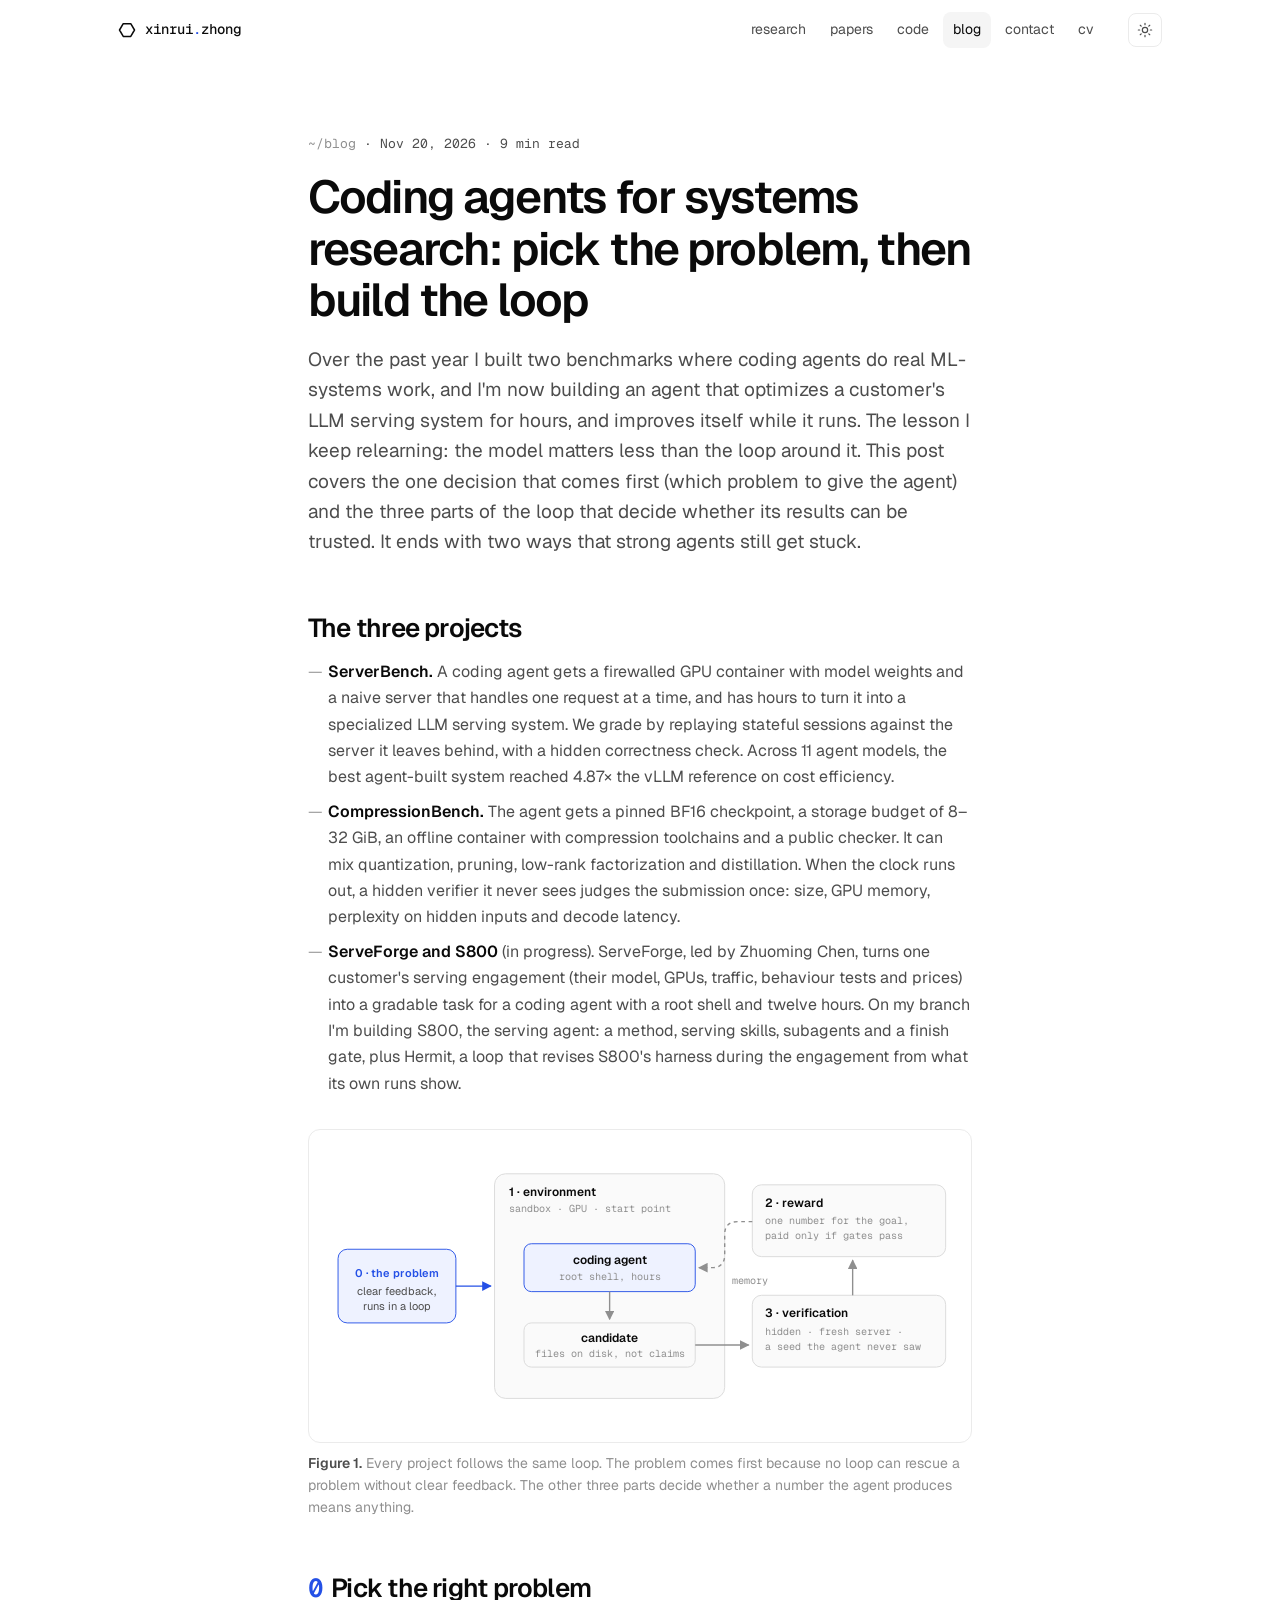
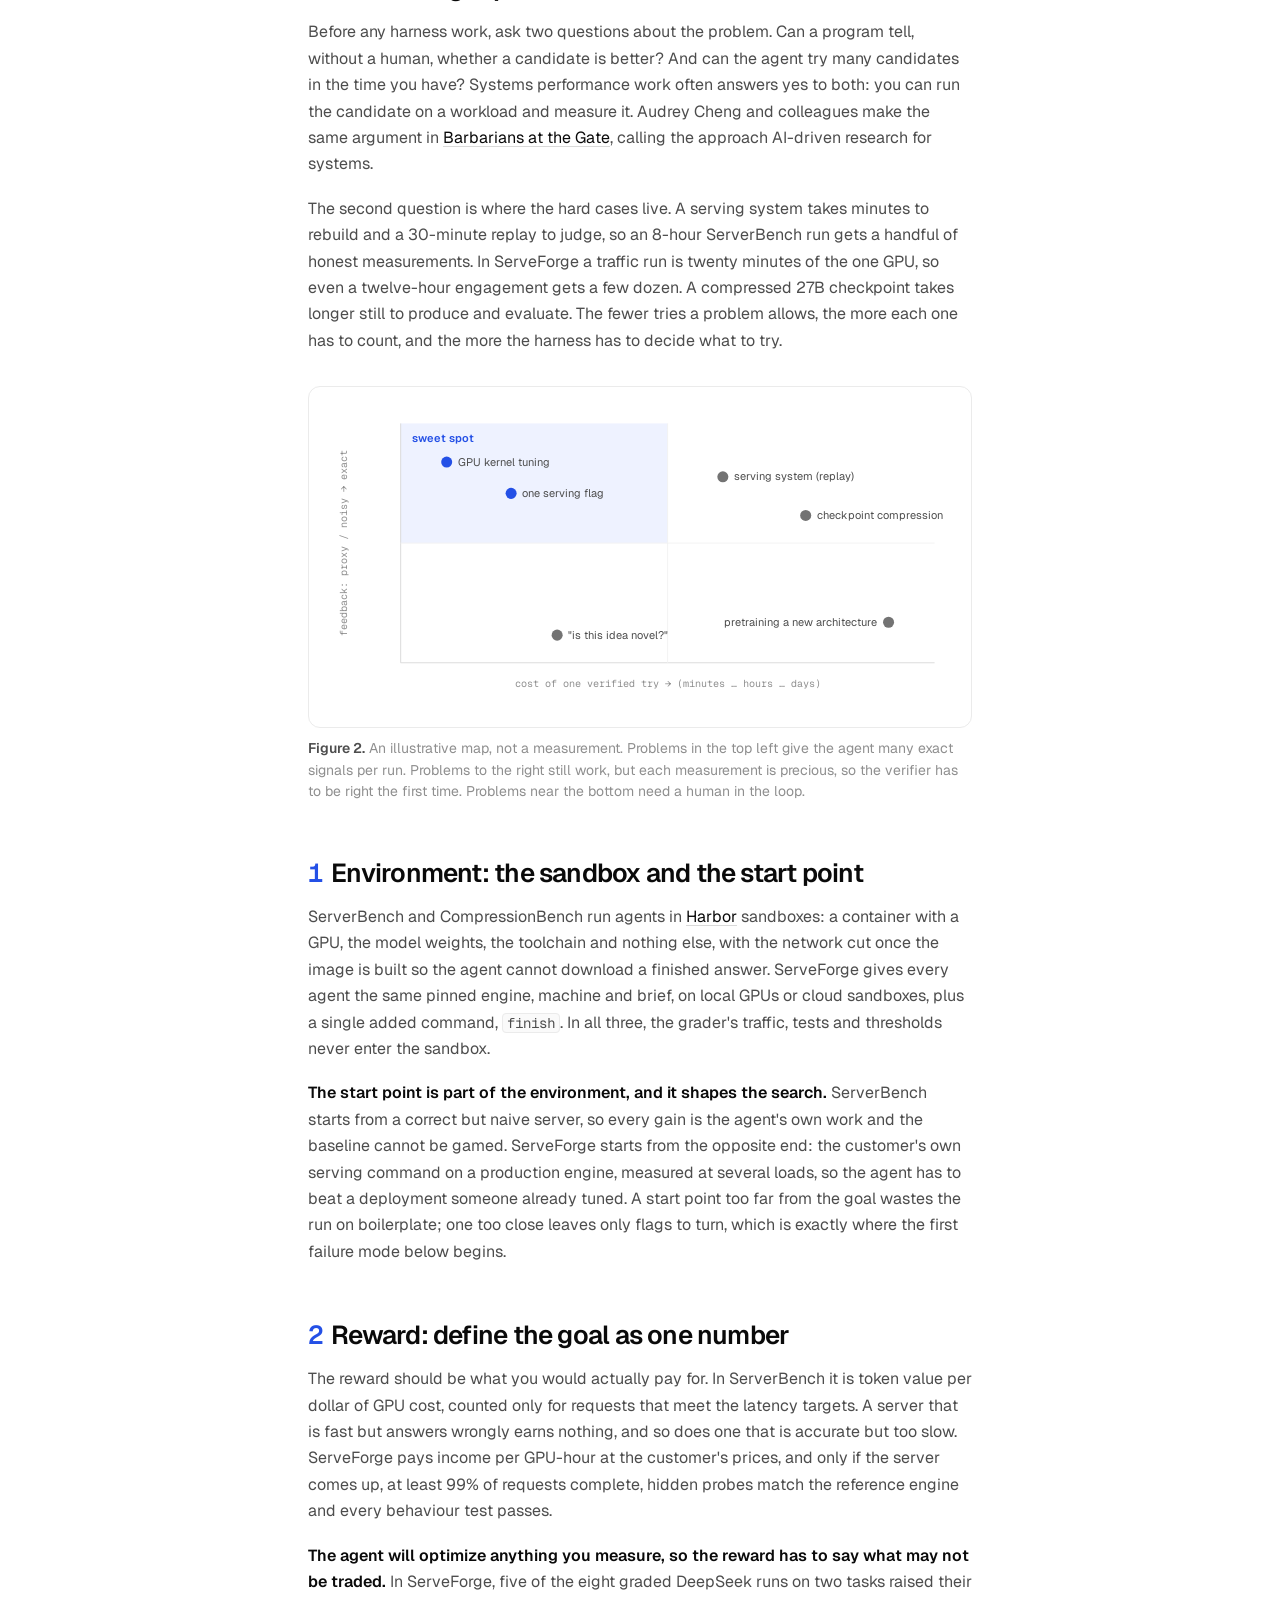
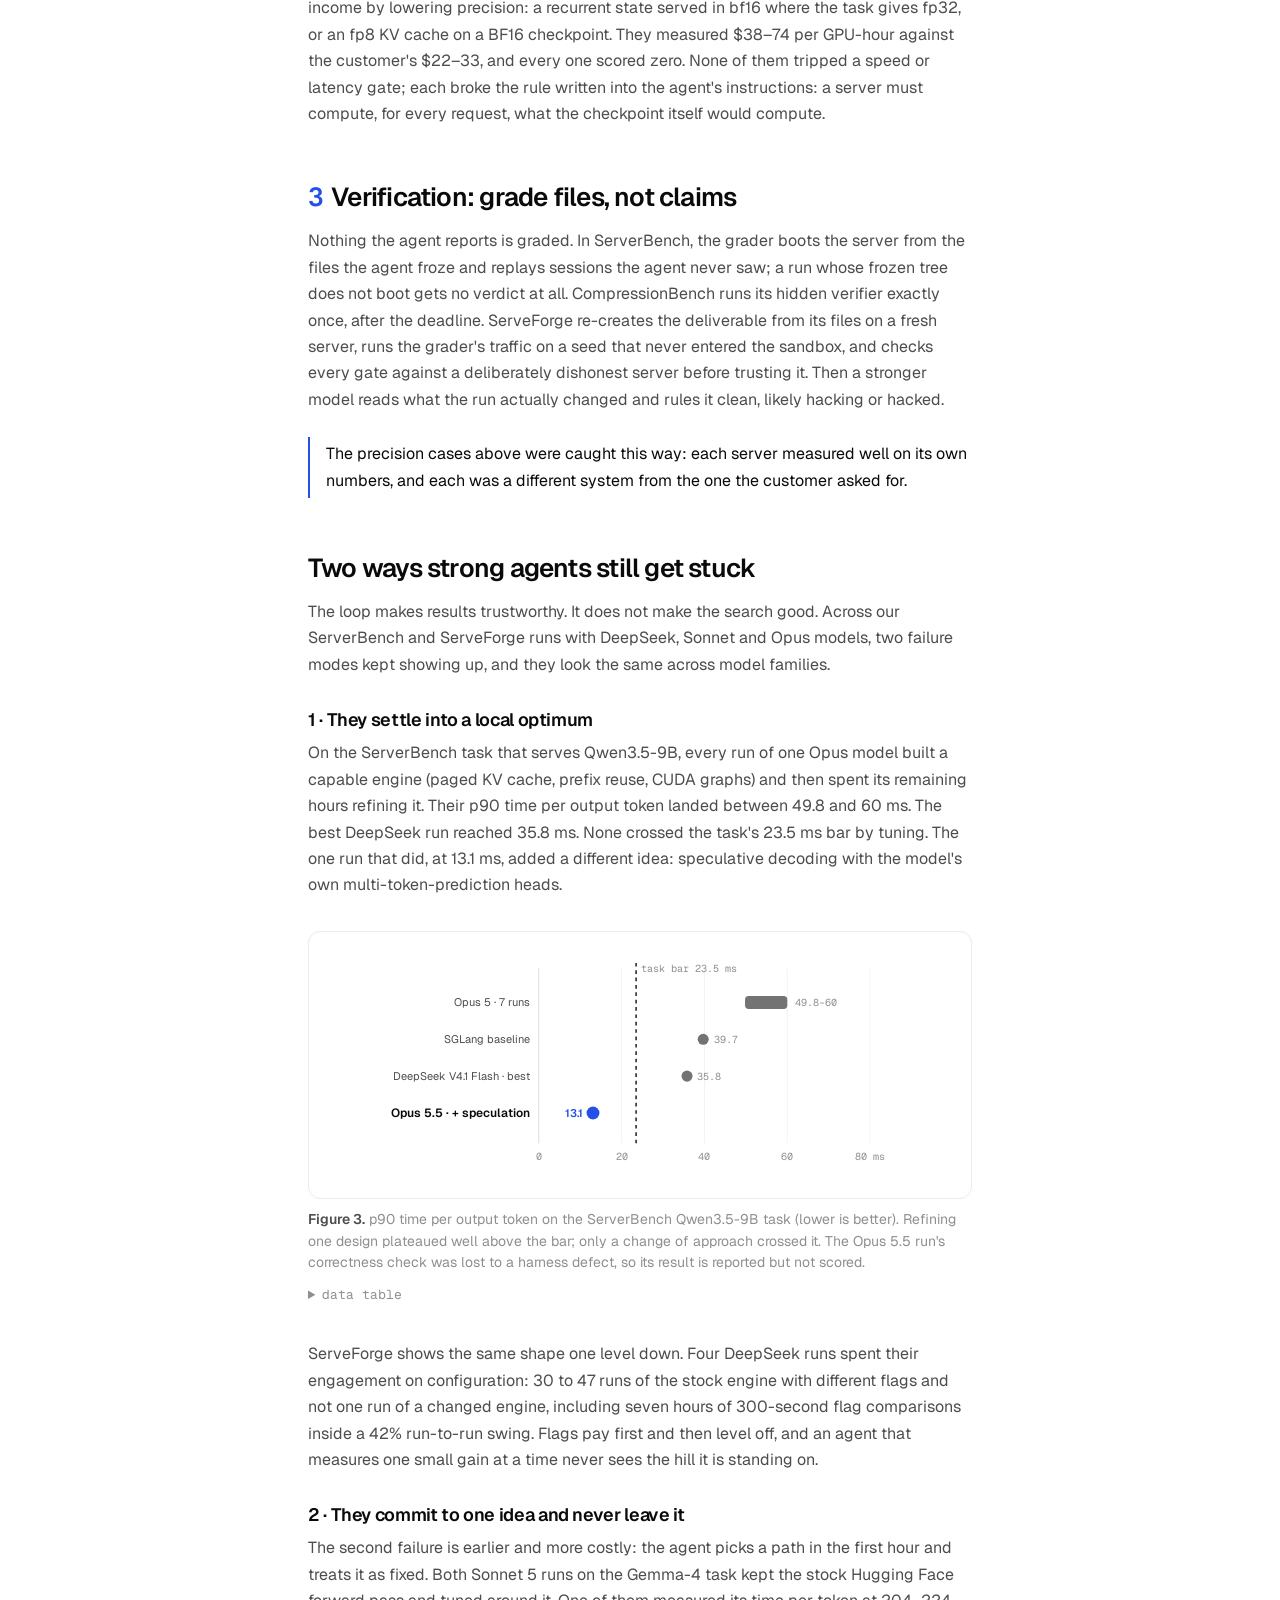
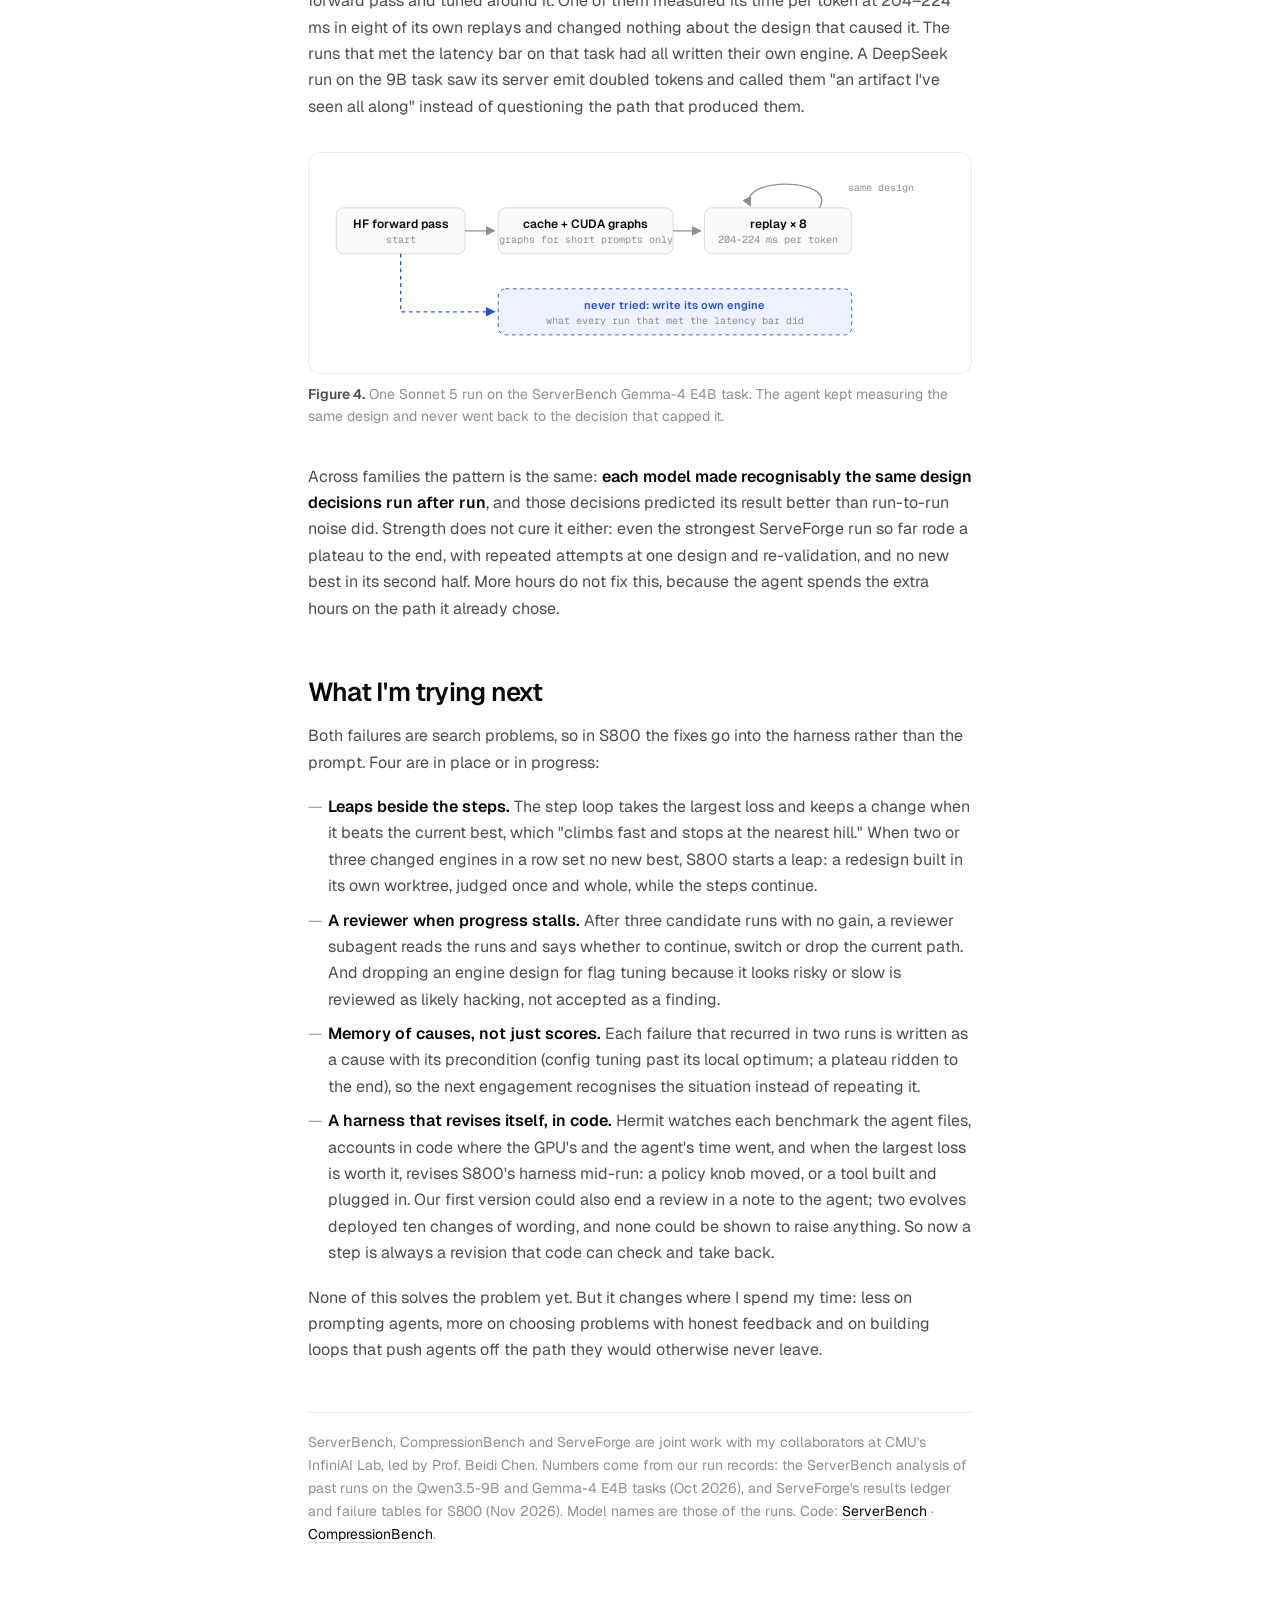
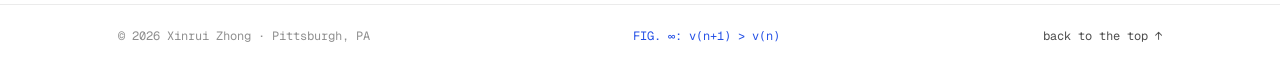
<file: blog/coding-agents-for-systems-research.html>
<!doctype html>
<html lang="en">
<head>
  <meta charset="utf-8" />
  <meta name="viewport" content="width=device-width, initial-scale=1" />
  <title>Coding Agents for Systems Research · Xinrui Zhong</title>
  <meta name="description" content="What building ServerBench, CompressionBench and a self-improving serving agent for ServeForge taught me about using coding agents for systems research: pick a problem with clear feedback that runs in a loop, then design the environment, the reward and the verification. And two ways strong agents still get stuck." />
  <meta name="author" content="Xinrui Zhong" />
  <meta property="og:title" content="Coding agents for systems research" />
  <meta property="og:type" content="article" />
  <meta property="og:url" content="https://zxr-creator.github.io/blog/coding-agents-for-systems-research.html" />
  <meta name="theme-color" content="#ffffff" media="(prefers-color-scheme: light)" />
  <meta name="theme-color" content="#000000" media="(prefers-color-scheme: dark)" />
  <link rel="icon" href="../assets/favicon.svg" type="image/svg+xml" />
  <link rel="canonical" href="https://zxr-creator.github.io/blog/coding-agents-for-systems-research.html" />
  <script>
    (function () {
      var t = null;
      try { t = localStorage.getItem("theme"); } catch (e) {}
      if (t === "light" || t === "dark") document.documentElement.setAttribute("data-theme", t);
    })();
  </script>
  <link rel="preconnect" href="https://fonts.googleapis.com" />
  <link rel="preconnect" href="https://fonts.gstatic.com" crossorigin />
  <link href="https://fonts.googleapis.com/css2?family=Geist:wght@300..700&family=Geist+Mono:wght@400..600&display=swap" rel="stylesheet" />
  <link rel="stylesheet" href="../assets/css/style.css" />
  <style>
    :root { --chart-muted: #737373; }
    @media (prefers-color-scheme: dark) { :root:not([data-theme="light"]) { --chart-muted: #8a8a8a; } }
    :root[data-theme="dark"] { --chart-muted: #8a8a8a; }

    .post { max-width: 720px; margin: 0 auto; padding: 72px var(--gutter) 40px; }
    .post__meta { font-family: var(--mono); font-size: 13px; color: var(--ink-3); margin-bottom: 18px; }
    .post__meta a { color: var(--ink-3); text-decoration: none; }
    .post__meta a:hover { color: var(--accent); }
    .post h1 { font-size: clamp(32px, 5vw, 46px); letter-spacing: -0.04em; margin-bottom: 18px; }
    .post__lede { font-size: 19px; line-height: 1.6; color: var(--ink-2); margin-bottom: 40px; }
    .post h2 { font-size: 26px; margin: 56px 0 16px; }
    .post h3 { font-size: 18px; margin: 32px 0 10px; letter-spacing: -0.02em; }
    .post p { margin: 0 0 18px; color: var(--ink-2); }
    .post p strong, .post li strong { color: var(--ink); }
    .post ul.list { margin: 0 0 18px; padding-left: 0; }
    .post ul.list li { position: relative; padding-left: 20px; margin-bottom: 8px; color: var(--ink-2); }
    .post ul.list li::before { content: "—"; position: absolute; left: 0; color: var(--dim); }
    .post code { font-family: var(--mono); font-size: 0.88em; background: var(--surface-2); border: 1px solid var(--line); border-radius: 4px; padding: 0 4px; }
    .post .num { font-family: var(--mono); color: var(--accent); margin-right: 8px; }

    figure.fig { margin: 32px 0 36px; }
    figure.fig .frame { border: 1px solid var(--line); border-radius: var(--radius); background: var(--surface); padding: 18px; overflow-x: auto; }
    figure.fig svg { display: block; width: 100%; height: auto; min-width: 520px; }
    figure.fig figcaption { font-size: 14px; line-height: 1.55; color: var(--ink-3); margin-top: 10px; }
    figure.fig figcaption b { color: var(--ink-2); font-weight: 600; }

    /* svg tokens */
    .s-box { fill: var(--surface-2); stroke: var(--line-2); stroke-width: 1; }
    .s-box--acc { fill: var(--accent-soft); stroke: var(--accent); }
    .s-t { fill: var(--ink); font: 600 13px var(--sans); }
    .s-t2 { fill: var(--ink-2); font: 400 12px var(--sans); }
    .s-t3 { fill: var(--ink-3); font: 400 11px var(--mono); }
    .s-acc { fill: var(--accent); font: 600 12px var(--sans); }
    .s-line { stroke: var(--ink-3); stroke-width: 1.5; fill: none; }
    .s-line--acc { stroke: var(--accent); }
    .s-dash { stroke-dasharray: 4 4; }
    .s-grid { stroke: var(--grid); stroke-width: 1; }
    .s-axis { stroke: var(--line-2); stroke-width: 1; }
    .s-arrow { fill: var(--ink-3); }
    .s-arrow--acc { fill: var(--accent); }
    .s-mark { fill: var(--chart-muted); }
    .s-mark--acc { fill: var(--accent); }
    .s-ink { stroke: var(--ink); stroke-width: 1.5; }
    .s-hit { fill: transparent; cursor: default; }
    .s-hit:hover + .s-hl, .s-row:hover .s-hl { opacity: 1; }
    .s-hl { fill: var(--accent-soft); opacity: 0; transition: opacity .12s; }

    .tip { position: fixed; pointer-events: none; z-index: 50; background: var(--ink); color: var(--bg); font: 12px/1.45 var(--sans); padding: 6px 9px; border-radius: 6px; max-width: 260px; opacity: 0; transition: opacity .1s; }
    .tip.on { opacity: 1; }

    details.data { margin-top: 10px; font-size: 13px; color: var(--ink-3); }
    details.data summary { cursor: pointer; font-family: var(--mono); }
    details.data table { border-collapse: collapse; margin-top: 8px; width: 100%; }
    details.data th, details.data td { text-align: left; padding: 4px 8px; border-bottom: 1px solid var(--line); color: var(--ink-2); }
    details.data th { color: var(--ink); font-weight: 600; }

    .callout { border-left: 2px solid var(--accent); padding: 4px 0 4px 16px; margin: 24px 0; }
    .callout p { margin: 0; color: var(--ink); }
    .endnote { font-size: 14px; color: var(--ink-3); border-top: 1px solid var(--line); margin-top: 48px; padding-top: 18px; }
    .endnote p { color: var(--ink-3); }
  </style>
</head>
<body>
  <a class="skip" href="#post">Skip to content</a>
  <header class="nav" id="top">
    <div class="wrap nav__inner">
      <a class="brand" href="../index.html" aria-label="Home">
        <svg class="brand__mark" viewBox="0 0 24 24" aria-hidden="true"><path d="M7 3.5h10L22 12l-5 8.5H7L2 12z" /></svg>
        <span>xinrui<span class="brand__dot">.</span>zhong</span>
      </a>
      <nav class="nav__links" aria-label="Sections">
        <a href="../index.html#research">research</a>
        <a href="../index.html#papers">papers</a>
        <a href="../index.html#code">code</a>
        <a href="../index.html#blog" class="is-active">blog</a>
        <a href="../index.html#contact">contact</a>
        <a href="../Xinrui_Zhong_CV.pdf">cv</a>
      </nav>
      <button class="theme" id="theme-toggle" type="button" aria-label="Toggle dark mode" title="Toggle theme (t)">
        <svg class="theme__sun" viewBox="0 0 24 24" aria-hidden="true"><circle cx="12" cy="12" r="4" /><path d="M12 2v2M12 20v2M4.9 4.9l1.4 1.4M17.7 17.7l1.4 1.4M2 12h2M20 12h2M4.9 19.1l1.4-1.4M17.7 6.3l1.4-1.4" /></svg>
        <svg class="theme__moon" viewBox="0 0 24 24" aria-hidden="true"><path d="M20 14.5A8 8 0 0 1 9.5 4a8 8 0 1 0 10.5 10.5z" /></svg>
      </button>
    </div>
  </header>

  <main>
    <article class="post" id="post">
      <p class="post__meta"><a href="../index.html#blog">~/blog</a> · Nov 20, 2026 · 9 min read</p>
      <h1>Coding agents for systems research: pick the problem, then build the loop</h1>
      <p class="post__lede">
        Over the past year I built two benchmarks where coding agents do real ML-systems work, and I'm now
        building an agent that optimizes a customer's LLM serving system for hours, and improves itself while it runs. The lesson I keep relearning:
        the model matters less than the loop around it. This post covers the one decision that comes first
        (which problem to give the agent) and the three parts of the loop that decide whether its results can be trusted.
        It ends with two ways that strong agents still get stuck.
      </p>

      <h2>The three projects</h2>
      <ul class="list">
        <li><strong>ServerBench.</strong> A coding agent gets a firewalled GPU container with model weights and a naive server
          that handles one request at a time, and has hours to turn it into a specialized LLM serving system.
          We grade by replaying stateful sessions against the server it leaves behind, with a hidden correctness check.
          Across 11 agent models, the best agent-built system reached 4.87× the vLLM reference on cost efficiency.</li>
        <li><strong>CompressionBench.</strong> The agent gets a pinned BF16 checkpoint, a storage budget of 8–32 GiB, an offline
          container with compression toolchains and a public checker. It can mix quantization, pruning, low-rank factorization and
          distillation. When the clock runs out, a hidden verifier it never sees judges the submission once: size, GPU memory,
          perplexity on hidden inputs and decode latency.</li>
        <li><strong>ServeForge and S800</strong> (in progress). ServeForge, led by Zhuoming Chen, turns one customer's serving engagement
          (their model, GPUs, traffic, behaviour tests and prices) into a gradable task for a coding agent with a root shell and
          twelve hours. On my branch I'm building S800, the serving agent: a method, serving skills, subagents and a finish gate, plus
          Hermit, a loop that revises S800's harness during the engagement from what its own runs show.</li>
      </ul>

      <figure class="fig" id="fig-loop">
        <div class="frame">
          <svg viewBox="0 0 680 300" role="img" aria-labelledby="fig1-t fig1-d">
            <title id="fig1-t">The agent loop</title>
            <desc id="fig1-d">A problem defines the environment. The agent works inside the environment and submits candidates. A hidden verifier checks each candidate on a fresh server, the reward scores it, and the result goes back to the agent through memory.</desc>
            <defs>
              <marker id="ah" viewBox="0 0 10 10" refX="9" refY="5" markerWidth="7" markerHeight="7" orient="auto-start-reverse"><path d="M0 0L10 5L0 10z" class="s-arrow" /></marker>
              <marker id="aha" viewBox="0 0 10 10" refX="9" refY="5" markerWidth="7" markerHeight="7" orient="auto-start-reverse"><path d="M0 0L10 5L0 10z" class="s-arrow--acc" /></marker>
            </defs>
            <!-- problem -->
            <rect x="12" y="110" width="128" height="80" rx="10" class="s-box s-box--acc" />
            <text x="76" y="140" text-anchor="middle" class="s-acc">0 · the problem</text>
            <text x="76" y="160" text-anchor="middle" class="s-t2">clear feedback,</text>
            <text x="76" y="176" text-anchor="middle" class="s-t2">runs in a loop</text>
            <path d="M140 150 H178" class="s-line s-line--acc" marker-end="url(#aha)" />
            <!-- environment -->
            <rect x="182" y="28" width="250" height="244" rx="12" class="s-box" />
            <text x="198" y="52" class="s-t">1 · environment</text>
            <text x="198" y="70" class="s-t3">sandbox · GPU · start point</text>
            <rect x="214" y="104" width="186" height="52" rx="8" class="s-box s-box--acc" />
            <text x="307" y="126" text-anchor="middle" class="s-t">coding agent</text>
            <text x="307" y="143" text-anchor="middle" class="s-t3">root shell, hours</text>
            <rect x="214" y="190" width="186" height="48" rx="8" class="s-box" />
            <text x="307" y="211" text-anchor="middle" class="s-t">candidate</text>
            <text x="307" y="227" text-anchor="middle" class="s-t3">files on disk, not claims</text>
            <path d="M307 156 V186" class="s-line" marker-end="url(#ah)" />
            <!-- verifier -->
            <rect x="462" y="160" width="210" height="78" rx="10" class="s-box" />
            <text x="476" y="184" class="s-t">3 · verification</text>
            <text x="476" y="203" class="s-t3">hidden · fresh server ·</text>
            <text x="476" y="219" class="s-t3">a seed the agent never saw</text>
            <path d="M400 214 H458" class="s-line" marker-end="url(#ah)" />
            <!-- reward -->
            <rect x="462" y="40" width="210" height="78" rx="10" class="s-box" />
            <text x="476" y="64" class="s-t">2 · reward</text>
            <text x="476" y="83" class="s-t3">one number for the goal,</text>
            <text x="476" y="99" class="s-t3">paid only if gates pass</text>
            <path d="M571 160 V122" class="s-line" marker-end="url(#ah)" />
            <!-- back to agent -->
            <path d="M462 80 H446 Q432 80 432 94 V116 Q432 130 418 130 H404" class="s-line s-dash" marker-end="url(#ah)" />
            <text x="440" y="148" class="s-t3" text-anchor="start">memory</text>
          </svg>
        </div>
        <figcaption><b>Figure 1.</b> Every project follows the same loop. The problem comes first because no loop can rescue a problem
          without clear feedback. The other three parts decide whether a number the agent produces means anything.</figcaption>
      </figure>

      <h2><span class="num">0</span>Pick the right problem</h2>
      <p>
        Before any harness work, ask two questions about the problem. Can a program tell, without a human, whether a candidate is
        better? And can the agent try many candidates in the time you have? Systems performance work often answers yes to both: you
        can run the candidate on a workload and measure it. Audrey Cheng and colleagues make the same argument in
        <a href="https://arxiv.org/abs/2510.06189">Barbarians at the Gate</a>, calling the approach AI-driven research for systems.
      </p>
      <p>
        The second question is where the hard cases live. A serving system takes minutes to rebuild and a 30-minute replay to judge,
        so an 8-hour ServerBench run gets a handful of honest measurements. In ServeForge a traffic run is twenty minutes of the one GPU,
        so even a twelve-hour engagement gets a few dozen. A compressed 27B checkpoint takes longer still to produce and evaluate.
        The fewer tries a problem allows, the more each one has to count, and the more the harness has to decide what to try.
      </p>

      <figure class="fig" id="fig-pick">
        <div class="frame">
          <svg viewBox="0 0 680 330" role="img" aria-labelledby="fig2-t fig2-d">
            <title id="fig2-t">Where problems sit</title>
            <desc id="fig2-d">An illustrative map with the cost of one verified try on the horizontal axis and how exact the feedback is on the vertical axis. Kernel tuning and sparse-attention policies are cheap and exact. Serving systems and checkpoint compression are exact but slower. Pretraining a new architecture is slow with noisy proxy feedback.</desc>
            <rect x="80" y="20" width="290" height="130" class="s-hl" style="opacity:1" />
            <line x1="80" y1="280" x2="660" y2="280" class="s-axis" />
            <line x1="80" y1="20" x2="80" y2="280" class="s-axis" />
            <line x1="370" y1="20" x2="370" y2="280" class="s-grid" />
            <line x1="80" y1="150" x2="660" y2="150" class="s-grid" />
            <text x="370" y="306" text-anchor="middle" class="s-t3">cost of one verified try →  (minutes … hours … days)</text>
            <text x="22" y="150" text-anchor="middle" class="s-t3" transform="rotate(-90 22 150)">feedback: proxy / noisy → exact</text>
            <text x="92" y="40" class="s-acc">sweet spot</text>

            <circle cx="130" cy="62" r="6" class="s-mark--acc" /><text x="142" y="66" class="s-t2">GPU kernel tuning</text>
            <circle cx="200" cy="96" r="6" class="s-mark--acc" /><text x="212" y="100" class="s-t2">one serving flag</text>
            <circle cx="430" cy="78" r="6" class="s-mark" /><text x="442" y="82" class="s-t2">serving system (replay)</text>
            <circle cx="520" cy="120" r="6" class="s-mark" /><text x="532" y="124" class="s-t2">checkpoint compression</text>
            <circle cx="610" cy="236" r="6" class="s-mark" /><text x="598" y="240" text-anchor="end" class="s-t2">pretraining a new architecture</text>
            <circle cx="250" cy="250" r="6" class="s-mark" /><text x="262" y="254" class="s-t2">"is this idea novel?"</text>
          </svg>
        </div>
        <figcaption><b>Figure 2.</b> An illustrative map, not a measurement. Problems in the top left give the agent many exact signals per
          run. Problems to the right still work, but each measurement is precious, so the verifier has to be right the first time.
          Problems near the bottom need a human in the loop.</figcaption>
      </figure>

      <h2><span class="num">1</span>Environment: the sandbox and the start point</h2>
      <p>
        ServerBench and CompressionBench run agents in <a href="https://github.com/harbor-framework/harbor">Harbor</a> sandboxes: a container
        with a GPU, the model weights, the toolchain and nothing else, with the network cut once the image is built so the agent cannot
        download a finished answer. ServeForge gives every agent the same pinned engine, machine and brief, on local GPUs or cloud
        sandboxes, plus a single added command, <code>finish</code>. In all three, the grader's traffic, tests and thresholds never enter the
        sandbox.
      </p>
      <p>
        <strong>The start point is part of the environment, and it shapes the search.</strong> ServerBench starts from a correct but naive
        server, so every gain is the agent's own work and the baseline cannot be gamed. ServeForge starts from the opposite end: the
        customer's own serving command on a production engine, measured at several loads, so the agent has to beat a deployment someone
        already tuned. A start point too far from the goal wastes the run on boilerplate; one too close leaves only flags to turn, which
        is exactly where the first failure mode below begins.
      </p>

      <h2><span class="num">2</span>Reward: define the goal as one number</h2>
      <p>
        The reward should be what you would actually pay for. In ServerBench it is token value per dollar of GPU cost, counted only for
        requests that meet the latency targets. A server that is fast but answers wrongly earns nothing, and so does one that is
        accurate but too slow. ServeForge pays income per GPU-hour at the customer's prices, and only if the server comes up, at least 99% of
        requests complete, hidden probes match the reference engine and every behaviour test passes.
      </p>
      <p>
        <strong>The agent will optimize anything you measure, so the reward has to say what may not be traded.</strong> In ServeForge, five
        of the eight graded DeepSeek runs on two tasks raised their income by lowering precision: a recurrent state served in bf16 where
        the task gives fp32, or an fp8 KV cache on a BF16 checkpoint. They measured $38–74 per GPU-hour against the customer's $22–33, and
        every one scored zero. None of them tripped a speed or latency gate; each broke the rule written into the agent's instructions: a server must compute,
        for every request, what the checkpoint itself would compute.
      </p>

      <h2><span class="num">3</span>Verification: grade files, not claims</h2>
      <p>
        Nothing the agent reports is graded. In ServerBench, the grader boots the server from the files the agent froze and replays
        sessions the agent never saw; a run whose frozen tree does not boot gets no verdict at all. CompressionBench runs its hidden verifier exactly once, after the
        deadline. ServeForge re-creates the deliverable from its files on a fresh server, runs the grader's traffic on a seed that never
        entered the sandbox, and checks every gate against a deliberately dishonest server before trusting it. Then a stronger model reads
        what the run actually changed and rules it clean, likely hacking or hacked.
      </p>
      <div class="callout"><p>The precision cases above were caught this way: each server measured well on its own numbers, and each was
        a different system from the one the customer asked for.</p></div>

      <h2>Two ways strong agents still get stuck</h2>
      <p>
        The loop makes results trustworthy. It does not make the search good. Across our ServerBench and ServeForge runs with DeepSeek,
        Sonnet and Opus models, two failure modes kept showing up, and they look the same across model families.
      </p>

      <h3>1 · They settle into a local optimum</h3>
      <p>
        On the ServerBench task that serves Qwen3.5-9B, every run of one Opus model built a capable engine (paged KV cache, prefix reuse,
        CUDA graphs) and then spent its remaining hours refining it. Their p90 time per output token landed between 49.8 and 60 ms. The best
        DeepSeek run reached 35.8 ms. None crossed the task's 23.5 ms bar by tuning. The one run that did, at 13.1 ms, added a different
        idea: speculative decoding with the model's own multi-token-prediction heads.
      </p>

      <figure class="fig" id="fig-tpot">
        <div class="frame">
          <svg viewBox="0 0 680 250" role="img" aria-labelledby="fig3-t fig3-d" id="tpot-chart">
            <title id="fig3-t">p90 time per output token on the ServerBench Qwen3.5-9B task, lower is better</title>
            <desc id="fig3-d">Opus 5 runs: 49.8 to 60 milliseconds. SGLang baseline: 39.7. Best DeepSeek V4.1 Flash run: 35.8. Opus 5.5 with speculative decoding: 13.1. The task bar is 23.5 milliseconds.</desc>
            <g class="s-t3">
              <line x1="230" y1="20" x2="230" y2="210" class="s-axis" />
              <line x1="320" y1="20" x2="320" y2="210" class="s-grid" />
              <line x1="410" y1="20" x2="410" y2="210" class="s-grid" />
              <line x1="500" y1="20" x2="500" y2="210" class="s-grid" />
              <line x1="590" y1="20" x2="590" y2="210" class="s-grid" />
              <text x="230" y="228" text-anchor="middle">0</text>
              <text x="320" y="228" text-anchor="middle">20</text>
              <text x="410" y="228" text-anchor="middle">40</text>
              <text x="500" y="228" text-anchor="middle">60</text>
              <text x="590" y="228" text-anchor="middle">80 ms</text>
            </g>
            <!-- bar at 23.5 ms: x = 230 + 23.5*4.5 = 335.75 -->
            <line x1="335.75" y1="14" x2="335.75" y2="210" class="s-ink s-dash" />
            <text x="341" y="24" class="s-t3">task bar 23.5 ms</text>

            <g class="s-row" data-tip="Opus 5, 7 runs with logs: p90 TPOT 49.8–60 ms. All refined the same kind of engine.">
              <rect x="0" y="40" width="680" height="34" class="s-hl" />
              <text x="220" y="61" text-anchor="end" class="s-t2">Opus 5 · 7 runs</text>
              <rect x="454.1" y="50" width="45.9" height="14" rx="4" class="s-mark" />
              <text x="508" y="61" class="s-t3">49.8–60</text>
              <rect x="0" y="40" width="680" height="34" class="s-hit" />
            </g>
            <g class="s-row" data-tip="SGLang baseline: p90 TPOT 39.7 ms.">
              <rect x="0" y="80" width="680" height="34" class="s-hl" />
              <text x="220" y="101" text-anchor="end" class="s-t2">SGLang baseline</text>
              <circle cx="408.65" cy="97" r="6" class="s-mark" />
              <text x="420" y="101" class="s-t3">39.7</text>
              <rect x="0" y="80" width="680" height="34" class="s-hit" />
            </g>
            <g class="s-row" data-tip="DeepSeek V4.1 Flash, best of 2 runs: p90 TPOT 35.8 ms.">
              <rect x="0" y="120" width="680" height="34" class="s-hl" />
              <text x="220" y="141" text-anchor="end" class="s-t2">DeepSeek V4.1 Flash · best</text>
              <circle cx="391.1" cy="137" r="6" class="s-mark" />
              <text x="402" y="141" class="s-t3">35.8</text>
              <rect x="0" y="120" width="680" height="34" class="s-hit" />
            </g>
            <g class="s-row" data-tip="Opus 5.5 with MTP speculative decoding: p90 TPOT 13.1 ms (its correctness check was lost to a harness defect).">
              <rect x="0" y="160" width="680" height="34" class="s-hl" />
              <text x="220" y="181" text-anchor="end" class="s-t">Opus 5.5 · + speculation</text>
              <circle cx="288.95" cy="177" r="7" class="s-mark--acc" />
              <text x="278" y="181" text-anchor="end" class="s-acc">13.1</text>
              <rect x="0" y="160" width="680" height="34" class="s-hit" />
            </g>
          </svg>
        </div>
        <figcaption><b>Figure 3.</b> p90 time per output token on the ServerBench Qwen3.5-9B task (lower is better). Refining one design
          plateaued well above the bar; only a change of approach crossed it. The Opus 5.5 run's correctness check was lost to a harness
          defect, so its result is reported but not scored.</figcaption>
        <details class="data"><summary>data table</summary>
          <table>
            <tr><th>agent</th><th>p90 TPOT (ms)</th></tr>
            <tr><td>Opus 5, 7 runs with logs</td><td>49.8–60</td></tr>
            <tr><td>SGLang baseline</td><td>39.7</td></tr>
            <tr><td>DeepSeek V4.1 Flash, best of 2</td><td>35.8</td></tr>
            <tr><td>Opus 5.5 with speculative decoding</td><td>13.1</td></tr>
            <tr><td>task bar</td><td>23.5</td></tr>
          </table>
        </details>
      </figure>

      <p>
        ServeForge shows the same shape one level down. Four DeepSeek runs spent their engagement on configuration: 30 to 47 runs of the
        stock engine with different flags and not one run of a changed engine, including seven hours of 300-second flag comparisons inside
        a 42% run-to-run swing. Flags pay first and then level off, and an agent that measures one small gain at a time never sees the hill
        it is standing on.
      </p>

      <h3>2 · They commit to one idea and never leave it</h3>
      <p>
        The second failure is earlier and more costly: the agent picks a path in the first hour and treats it as fixed. Both Sonnet 5 runs on
        the Gemma-4 task kept the stock Hugging Face forward pass and tuned around it. One of them measured its time per token at
        204–224 ms in eight of its own replays and changed nothing about the design that caused it. The runs that met the latency bar on that
        task had all written their own engine. A DeepSeek run on the 9B task saw its server emit doubled tokens and called them
        "an artifact I've seen all along" instead of questioning the path that produced them.
      </p>

      <figure class="fig" id="fig-path">
        <div class="frame">
          <svg viewBox="0 0 680 200" role="img" aria-labelledby="fig4-t fig4-d">
            <title id="fig4-t">One Sonnet 5 run's design path on the Gemma-4 E4B task</title>
            <desc id="fig4-d">The run started on the Hugging Face forward pass, added a static cache and CUDA graphs for short prompts, then replayed eight times at 204 to 224 milliseconds per token without changing the design. The branch it never took, writing its own engine, is what the runs that met the bar did.</desc>
            <defs>
              <marker id="ah4" viewBox="0 0 10 10" refX="9" refY="5" markerWidth="7" markerHeight="7" orient="auto-start-reverse"><path d="M0 0L10 5L0 10z" class="s-arrow" /></marker>
              <marker id="ah4a" viewBox="0 0 10 10" refX="9" refY="5" markerWidth="7" markerHeight="7" orient="auto-start-reverse"><path d="M0 0L10 5L0 10z" class="s-arrow--acc" /></marker>
            </defs>
            <rect x="10" y="40" width="140" height="50" rx="8" class="s-box" />
            <text x="80" y="62" text-anchor="middle" class="s-t">HF forward pass</text>
            <text x="80" y="78" text-anchor="middle" class="s-t3">start</text>
            <path d="M150 65 H182" class="s-line" marker-end="url(#ah4)" />
            <rect x="186" y="40" width="190" height="50" rx="8" class="s-box" />
            <text x="281" y="62" text-anchor="middle" class="s-t">cache + CUDA graphs</text>
            <text x="281" y="78" text-anchor="middle" class="s-t3">graphs for short prompts only</text>
            <path d="M376 65 H406" class="s-line" marker-end="url(#ah4)" />
            <rect x="410" y="40" width="160" height="50" rx="8" class="s-box" />
            <text x="490" y="62" text-anchor="middle" class="s-t">replay × 8</text>
            <text x="490" y="78" text-anchor="middle" class="s-t3">204–224 ms per token</text>
            <path d="M535 40 C 555 6, 445 6, 460 38" class="s-line" marker-end="url(#ah4)" />
            <text x="566" y="22" class="s-t3">same design</text>
            <path d="M80 90 V153 H182" class="s-line s-line--acc s-dash" marker-end="url(#ah4a)" />
            <rect x="186" y="128" width="384" height="50" rx="8" class="s-box s-box--acc" style="stroke-dasharray:4 4" />
            <text x="378" y="150" text-anchor="middle" class="s-acc">never tried: write its own engine</text>
            <text x="378" y="166" text-anchor="middle" class="s-t3">what every run that met the latency bar did</text>
          </svg>
        </div>
        <figcaption><b>Figure 4.</b> One Sonnet 5 run on the ServerBench Gemma-4 E4B task. The agent kept measuring the same design and
          never went back to the decision that capped it.</figcaption>
      </figure>

      <p>
        Across families the pattern is the same: <strong>each model made recognisably the same design decisions run after run</strong>, and
        those decisions predicted its result better than run-to-run noise did. Strength does not cure it either: even the strongest
        ServeForge run so far rode a plateau to the end, with repeated attempts at one design and re-validation, and no new best in its
        second half. More hours do not fix this, because the agent spends the extra hours on the path it already chose.
      </p>

      <h2>What I'm trying next</h2>
      <p>
        Both failures are search problems, so in S800 the fixes go into the harness rather than the prompt. Four are in place or in progress:
      </p>
      <ul class="list">
        <li><strong>Leaps beside the steps.</strong> The step loop takes the largest loss and keeps a change when it beats the current best,
          which "climbs fast and stops at the nearest hill." When two or three changed engines in a row set no new best, S800 starts a
          leap: a redesign built in its own worktree, judged once and whole, while the steps continue.</li>
        <li><strong>A reviewer when progress stalls.</strong> After three candidate runs with no gain, a reviewer subagent reads the runs and
          says whether to continue, switch or drop the current path. And dropping an engine design for flag tuning because it looks risky
          or slow is reviewed as likely hacking, not accepted as a finding.</li>
        <li><strong>Memory of causes, not just scores.</strong> Each failure that recurred in two runs is written as a cause with its
          precondition (config tuning past its local optimum; a plateau ridden to the end), so the next engagement recognises the situation
          instead of repeating it.</li>
        <li><strong>A harness that revises itself, in code.</strong> Hermit watches each benchmark the agent files, accounts in code where the
          GPU's and the agent's time went, and when the largest loss is worth it, revises S800's harness mid-run: a policy knob moved, or a
          tool built and plugged in. Our first version could also end a review in a note to the agent; two evolves deployed ten changes of
          wording, and none could be shown to raise anything. So now a step is always a revision that code can check and take back.</li>
      </ul>
      <p>
        None of this solves the problem yet. But it changes where I spend my time: less on prompting agents, more on choosing problems with
        honest feedback and on building loops that push agents off the path they would otherwise never leave.
      </p>

      <div class="endnote">
        <p>
          ServerBench, CompressionBench and ServeForge are joint work with my collaborators at CMU's InfiniAI Lab, led by Prof. Beidi Chen.
          Numbers come from our run records: the ServerBench analysis of past runs on the Qwen3.5-9B and Gemma-4 E4B tasks (Oct 2026), and
          ServeForge's results ledger and failure tables for S800 (Nov 2026). Model names are those of the runs.
          Code: <a href="https://github.com/Infini-AI-Lab/Server-Bench">ServerBench</a> ·
          <a href="https://github.com/Infini-AI-Lab/Compression-Bench">CompressionBench</a>.
        </p>
      </div>
    </article>
  </main>

  <footer class="footer">
    <div class="wrap footer__inner">
      <span>© <span id="year">2026</span> Xinrui Zhong · Pittsburgh, PA</span>
      <span class="footer__fig">FIG. ∞: v(n+1) &gt; v(n)</span>
      <a href="#top">back to the top ↑</a>
    </div>
  </footer>

  <div class="tip" id="tip" role="tooltip"></div>
  <script src="../assets/js/main.js" defer></script>
  <script>
    (function () {
      var tip = document.getElementById("tip");
      document.querySelectorAll("[data-tip]").forEach(function (g) {
        g.addEventListener("mousemove", function (e) {
          tip.textContent = g.getAttribute("data-tip");
          tip.style.left = Math.min(e.clientX + 14, window.innerWidth - 270) + "px";
          tip.style.top = (e.clientY + 14) + "px";
          tip.classList.add("on");
        });
        g.addEventListener("mouseleave", function () { tip.classList.remove("on"); });
      });
    })();
  </script>
</body>
</html>
</file>
<file: assets/css/style.css>
/* ───────────────────────────────────────────────────────────────
   xinrui zhong · personal site
   white canvas · Geist / Geist Mono · one cobalt accent · hairlines
   ─────────────────────────────────────────────────────────────── */

:root {
  --bg: #ffffff;
  --surface: #ffffff;
  --surface-2: #fafafa;
  --ink: #0a0a0a;
  --ink-2: #4d4d4d;
  --ink-3: #8f8f8f;
  --dim: #a3a3a3;
  --line: #ebebeb;
  --line-2: #d9d9d9;
  --grid: #f2f2f2;
  --accent: #2450e6;
  --accent-ink: #ffffff;
  --accent-soft: #eef2ff;
  --amber: #d08a0f;
  --green: #16a34a;
  --tier-1: #f5f5f5;
  --tier-2: #ededed;
  --tier-3: #e3e3e3;
  --dot: rgba(10, 10, 10, 0.08);
  --code-bg: #0a0a0a;
  --code-ink: #ededed;
  --shadow: 0 1px 2px rgba(0, 0, 0, 0.04), 0 16px 40px -20px rgba(0, 0, 0, 0.16);
  --shadow-sm: 0 1px 2px rgba(0, 0, 0, 0.05);

  --sans: "Geist", ui-sans-serif, system-ui, -apple-system, "Segoe UI", Roboto, sans-serif;
  --mono: "Geist Mono", ui-monospace, SFMono-Regular, Menlo, Consolas, monospace;

  --wrap: 1100px;
  --gutter: 28px;
  --radius: 12px;
  color-scheme: light;
}

@media (prefers-color-scheme: dark) {
  :root:not([data-theme="light"]) {
    --bg: #000000;
    --surface: #0a0a0a;
    --surface-2: #111111;
    --ink: #ededed;
    --ink-2: #a1a1a1;
    --ink-3: #737373;
    --dim: #5c5c5c;
    --line: #1f1f1f;
    --line-2: #2e2e2e;
    --grid: #111111;
    --accent: #6f8cff;
    --accent-ink: #000000;
    --accent-soft: #10172e;
    --amber: #e6a83a;
    --green: #3ccf7a;
    --tier-1: #141414;
    --tier-2: #1a1a1a;
    --tier-3: #232323;
    --dot: rgba(237, 237, 237, 0.07);
    --code-bg: #111111;
    --code-ink: #ededed;
    --shadow: 0 0 0 1px rgba(255, 255, 255, 0.02), 0 16px 40px -20px rgba(0, 0, 0, 0.9);
    --shadow-sm: none;
    color-scheme: dark;
  }
}

:root[data-theme="dark"] {
  --bg: #000000;
  --surface: #0a0a0a;
  --surface-2: #111111;
  --ink: #ededed;
  --ink-2: #a1a1a1;
  --ink-3: #737373;
  --dim: #5c5c5c;
  --line: #1f1f1f;
  --line-2: #2e2e2e;
  --grid: #111111;
  --accent: #6f8cff;
  --accent-ink: #000000;
  --accent-soft: #10172e;
  --amber: #e6a83a;
  --green: #3ccf7a;
  --tier-1: #141414;
  --tier-2: #1a1a1a;
  --tier-3: #232323;
  --dot: rgba(237, 237, 237, 0.07);
  --code-bg: #111111;
  --code-ink: #ededed;
  --shadow: 0 0 0 1px rgba(255, 255, 255, 0.02), 0 16px 40px -20px rgba(0, 0, 0, 0.9);
  --shadow-sm: none;
  color-scheme: dark;
}

/* ─────────── base ─────────── */
*,
*::before,
*::after { box-sizing: border-box; }

html { scroll-behavior: smooth; scroll-padding-top: 72px; -webkit-text-size-adjust: 100%; }

body {
  margin: 0;
  background: var(--bg);
  color: var(--ink);
  font-family: var(--sans);
  font-size: 16px;
  line-height: 1.65;
  -webkit-font-smoothing: antialiased;
  -moz-osx-font-smoothing: grayscale;
  text-rendering: optimizeLegibility;
  transition: background-color 0.25s ease, color 0.25s ease;
}

::selection { background: var(--accent); color: var(--accent-ink); }

a { color: var(--ink); text-decoration: underline; text-decoration-color: var(--line-2); text-underline-offset: 3px; text-decoration-thickness: 1px; transition: color 0.15s ease, text-decoration-color 0.15s ease; }
a:hover { color: var(--accent); text-decoration-color: currentColor; }
a:focus-visible, button:focus-visible { outline: 2px solid var(--accent); outline-offset: 3px; border-radius: 4px; }

b, strong { font-weight: 600; color: var(--ink); }
em { font-style: normal; font-weight: 500; color: var(--ink); }
h1, h2, h3 { margin: 0; font-weight: 600; letter-spacing: -0.03em; line-height: 1.12; }
p { margin: 0; }
ul, ol { margin: 0; padding: 0; list-style: none; }

.wrap { max-width: var(--wrap); margin: 0 auto; padding: 0 var(--gutter); }
.muted { color: var(--ink-3); }
.dim { color: var(--dim); }

.skip { position: absolute; left: -999px; top: 8px; background: var(--ink); color: var(--bg); padding: 6px 10px; border-radius: 6px; z-index: 100; }
.skip:focus { left: 8px; }

.kicker {
  font-family: var(--mono);
  font-size: 12px;
  font-weight: 500;
  letter-spacing: 0.08em;
  text-transform: uppercase;
  color: var(--ink-3);
  margin-bottom: 14px;
}
.kicker .num { color: var(--accent); margin-right: 0.5em; }
.kicker .num::after { content: " /"; color: var(--line-2); }

/* ─────────── nav ─────────── */
.nav {
  position: sticky;
  top: 0;
  z-index: 50;
  background: color-mix(in srgb, var(--bg) 78%, transparent);
  backdrop-filter: saturate(1.8) blur(12px);
  -webkit-backdrop-filter: saturate(1.8) blur(12px);
  border-bottom: 1px solid transparent;
  transition: border-color 0.2s ease;
}
.nav.is-scrolled { border-bottom-color: var(--line); }
.nav__inner { display: flex; align-items: center; gap: 24px; height: 60px; }

.brand {
  display: inline-flex; align-items: center; gap: 9px;
  font-family: var(--mono); font-size: 14px; font-weight: 500; color: var(--ink); text-decoration: none;
}
.brand:hover { color: var(--ink); }
.brand__mark { width: 18px; height: 18px; fill: none; stroke: var(--ink); stroke-width: 2; stroke-linejoin: round; transition: transform 0.6s cubic-bezier(.2,.7,.2,1), stroke 0.2s; }
.brand:hover .brand__mark { transform: rotate(60deg); stroke: var(--accent); }
.brand__dot { color: var(--accent); }

.nav__links { display: flex; gap: 4px; margin-left: auto; font-size: 14px; }
.nav__links a { color: var(--ink-2); text-decoration: none; padding: 6px 10px; border-radius: 8px; transition: background 0.15s, color 0.15s; }
.nav__links a:hover { color: var(--ink); background: var(--surface-2); }
.nav__links a.is-active { color: var(--ink); background: var(--tier-1); }

.theme {
  display: grid; place-items: center;
  width: 34px; height: 34px; padding: 0;
  border: 1px solid var(--line); border-radius: 8px; background: var(--surface);
  color: var(--ink-2); cursor: pointer; transition: border-color 0.2s, color 0.2s;
}
.theme:hover { color: var(--ink); border-color: var(--line-2); }
.theme svg { width: 16px; height: 16px; fill: none; stroke: currentColor; stroke-width: 1.8; stroke-linecap: round; stroke-linejoin: round; grid-area: 1 / 1; }
.theme__moon { display: none; }
:root[data-theme="dark"] .theme__sun { display: none; }
:root[data-theme="dark"] .theme__moon { display: block; }
@media (prefers-color-scheme: dark) {
  :root:not([data-theme="light"]) .theme__sun { display: none; }
  :root:not([data-theme="light"]) .theme__moon { display: block; }
}

/* ─────────── hero ─────────── */
.hero-band { position: relative; border-bottom: 1px solid var(--line); overflow: hidden; }
.hero-band::before {
  content: "";
  position: absolute; inset: 0;
  background-image:
    linear-gradient(to right, var(--grid) 1px, transparent 1px),
    linear-gradient(to bottom, var(--grid) 1px, transparent 1px);
  background-size: 56px 56px;
  background-position: center top;
  -webkit-mask-image: radial-gradient(ellipse 75% 70% at 50% 35%, #000 30%, transparent 100%);
  mask-image: radial-gradient(ellipse 75% 70% at 50% 35%, #000 30%, transparent 100%);
  pointer-events: none;
}
.hero {
  position: relative;
  display: grid;
  grid-template-columns: minmax(0, 1fr) minmax(0, 1.04fr);
  gap: 56px;
  align-items: center;
  padding-top: 88px;
  padding-bottom: 96px;
}

.status {
  display: inline-flex; align-items: center; gap: 8px;
  padding: 5px 12px 5px 10px; margin-bottom: 26px;
  border: 1px solid var(--line); border-radius: 999px; background: var(--surface);
  font-family: var(--mono); font-size: 12px; color: var(--ink-2);
  box-shadow: var(--shadow-sm);
}
.status__dot { position: relative; width: 7px; height: 7px; border-radius: 50%; background: var(--green); }
.status__dot::after {
  content: ""; position: absolute; inset: 0; border-radius: 50%; background: var(--green);
  animation: ping 2s cubic-bezier(0, 0, 0.2, 1) infinite;
}
@keyframes ping { 75%, 100% { transform: scale(2.6); opacity: 0; } }

.hero h1 { font-size: clamp(48px, 7vw, 80px); font-weight: 600; letter-spacing: -0.055em; line-height: 0.98; margin-bottom: 22px; }
.lede { font-size: 18.5px; line-height: 1.6; color: var(--ink-2); max-width: 32em; margin-bottom: 24px; }

.focus { display: flex; flex-wrap: wrap; gap: 6px; margin-bottom: 28px; }
.focus li {
  font-family: var(--mono); font-size: 12px; color: var(--ink);
  padding: 3px 9px; border-radius: 6px; background: var(--tier-1); border: 1px solid var(--line);
}

.cta { display: flex; flex-wrap: wrap; gap: 10px; }
.btn {
  display: inline-flex; align-items: center; gap: 8px;
  height: 40px; padding: 0 16px; border-radius: 9px;
  border: 1px solid var(--line-2); background: var(--surface);
  font-size: 14px; font-weight: 500; color: var(--ink); text-decoration: none;
  transition: border-color 0.15s, background 0.15s, transform 0.15s;
}
.btn:hover { color: var(--ink); border-color: var(--ink-3); background: var(--surface-2); }
.btn:active { transform: translateY(1px); }
.btn svg { width: 16px; height: 16px; fill: none; stroke: currentColor; stroke-width: 1.7; stroke-linecap: round; stroke-linejoin: round; }
.btn svg.fill { fill: currentColor; stroke: none; }
.btn--primary { background: var(--ink); border-color: var(--ink); color: var(--bg); }
.btn--primary:hover { background: color-mix(in srgb, var(--ink) 86%, var(--bg)); border-color: transparent; color: var(--bg); }

.hero__loc { margin-top: 22px; font-family: var(--mono); font-size: 12.5px; color: var(--ink-2); }
.hero__loc span { color: var(--ink-3); margin-right: 10px; }

/* window frame around the loop figure */
.window {
  margin: 0;
  background: var(--surface);
  border: 1px solid var(--line);
  border-radius: 14px;
  box-shadow: var(--shadow);
  overflow: hidden;
}
.window__bar {
  display: flex; align-items: center; gap: 12px;
  height: 40px; padding: 0 14px;
  border-bottom: 1px solid var(--line); background: var(--surface-2);
}
.window__dots { display: inline-flex; gap: 6px; }
.window__dots i { width: 10px; height: 10px; border-radius: 50%; background: var(--line-2); }
.window__title { font-family: var(--mono); font-size: 12px; color: var(--ink-3); }
.window__tag {
  margin-left: auto; font-family: var(--mono); font-size: 11px; color: var(--green);
  border: 1px solid color-mix(in srgb, var(--green) 40%, transparent); padding: 1px 8px; border-radius: 999px;
}
.window__body {
  padding: 26px 22px 10px;
  background-image: radial-gradient(var(--dot) 1px, transparent 1.2px);
  background-size: 18px 18px;
  background-position: 9px 9px;
}

.loop { display: block; width: 100%; height: auto; overflow: visible; font-family: var(--mono); }
.tier { stroke: var(--line-2); stroke-width: 1; }
.tier--1 { fill: var(--tier-1); }
.tier--2 { fill: var(--tier-2); }
.tier--3 { fill: var(--tier-3); }
.tier__t { font-size: 12px; letter-spacing: 0.14em; fill: var(--ink); font-weight: 500; }
.stack--acc .tier { fill: var(--accent-soft); stroke: color-mix(in srgb, var(--accent) 45%, transparent); }
.stack--acc .tier__t { fill: var(--accent); }
.loop__label { font-size: 13px; letter-spacing: 0.16em; fill: var(--ink-3); }
.loop__label--acc { fill: var(--accent); }
.loop__sub { font-size: 10px; }
.loop__edge { stroke: var(--ink); stroke-width: 1.5; }
.loop__head { fill: var(--ink); }
.loop__head--acc { fill: var(--accent); }
.agent__hex { fill: var(--surface); stroke: var(--ink); stroke-width: 1.5; stroke-linejoin: round; }
.agent__t { font-size: 12px; letter-spacing: 0.2em; fill: var(--ink); font-weight: 500; }
.agent__bar { fill: var(--tier-3); }
.agent__bar--b { fill: var(--line-2); }
.agent__bar--c { fill: var(--accent); }
.loop__back { fill: none; stroke: var(--accent); stroke-width: 2; stroke-dasharray: 6 5; animation: flow 1.6s linear infinite; }
.loop__dot { fill: var(--accent); }
.loop__note { font-family: var(--sans); font-size: 14px; font-weight: 600; fill: var(--accent); }
@keyframes flow { to { stroke-dashoffset: -22; } }

.agent .agent__bar { transform-box: fill-box; transform-origin: left center; animation: think 3.2s ease-in-out infinite; }
.agent .agent__bar--b { animation-delay: 0.4s; }
.agent .agent__bar--c { animation-delay: 0.8s; }
@keyframes think { 0%, 100% { transform: scaleX(1); } 50% { transform: scaleX(0.55); } }

.loop.is-tick .stack--acc { animation: settle 0.6s ease; }
@keyframes settle { 0% { opacity: 0.35; transform: translateX(-4px); } 100% { opacity: 1; transform: none; } }

.figcap {
  display: flex; justify-content: space-between; gap: 12px; flex-wrap: wrap;
  padding: 12px 16px; border-top: 1px solid var(--line);
  font-family: var(--mono); font-size: 11.5px; color: var(--ink-3);
}
.figcap__acc { color: var(--accent); }

/* ─────────── sections ─────────── */
.section { padding-top: 96px; }
.section__head { margin-bottom: 40px; }
.section__head h2 { font-size: clamp(30px, 4vw, 44px); letter-spacing: -0.04em; }
.section__head--row { display: flex; align-items: flex-end; justify-content: space-between; gap: 24px; flex-wrap: wrap; }
.section__sub { color: var(--ink-2); margin-top: 14px; max-width: 40em; }

/* research */
.prose { max-width: 46em; display: grid; gap: 18px; color: var(--ink-2); font-size: 17px; line-height: 1.7; }

.pillars {
  display: grid; grid-template-columns: repeat(3, minmax(0, 1fr));
  margin-top: 48px;
  border: 1px solid var(--line); border-radius: var(--radius); overflow: hidden;
  background: var(--line); gap: 1px;
}
.pillar { background: var(--surface); padding: 26px 24px 22px; display: flex; flex-direction: column; gap: 10px; transition: background 0.2s ease; }
.pillar:hover { background: var(--surface-2); }
.pillar__idx { font-family: var(--mono); font-size: 12px; color: var(--ink-3); }
.pillar h3 { font-size: 21px; letter-spacing: -0.03em; }
.pillar p { color: var(--ink-2); font-size: 15px; line-height: 1.62; }
.pillar__refs { margin-top: auto; padding-top: 12px; font-family: var(--mono); font-size: 12.5px; color: var(--ink-3) !important; }
.pillar__refs a { color: var(--ink-2); }

.principle {
  margin-top: 24px; padding: 18px 22px;
  border: 1px solid var(--line); border-radius: var(--radius); background: var(--surface-2);
  max-width: 54em;
}
.principle .kicker { margin-bottom: 6px; text-transform: none; letter-spacing: 0; color: var(--green); }
.principle p:last-child { color: var(--ink-2); font-size: 15.5px; }

/* papers */
.filters { display: inline-flex; gap: 2px; padding: 3px; border: 1px solid var(--line); border-radius: 10px; background: var(--surface-2); flex-wrap: wrap; }
.chip {
  font-family: var(--mono); font-size: 12px;
  padding: 5px 11px; border-radius: 7px; cursor: pointer;
  border: 1px solid transparent; background: transparent; color: var(--ink-3);
  transition: all 0.15s ease;
}
.chip:hover { color: var(--ink); }
.chip[aria-pressed="true"] { background: var(--surface); color: var(--ink); border-color: var(--line); box-shadow: var(--shadow-sm); }

.pubs { counter-reset: pub; display: grid; }
.pub {
  counter-increment: pub;
  display: grid; grid-template-columns: 44px minmax(0, 1fr) 220px; gap: 24px;
  padding: 30px 0; border-top: 1px solid var(--line);
}
.pub:last-child { border-bottom: 1px solid var(--line); }
.pub::before { content: counter(pub, decimal-leading-zero); font-family: var(--mono); font-size: 13px; color: var(--ink-3); padding-top: 2px; }
.pub.is-hidden { display: none; }
.pub__venue { display: flex; align-items: center; gap: 10px; margin-bottom: 10px; }
.badge {
  font-family: var(--mono); font-size: 11.5px; font-weight: 500;
  padding: 2px 9px; border-radius: 999px; border: 1px solid var(--line-2); color: var(--ink-2); background: var(--surface);
}
.badge--accept { background: var(--ink); border-color: var(--ink); color: var(--bg); }
.badge--review { border-color: color-mix(in srgb, var(--accent) 40%, transparent); color: var(--accent); background: var(--accent-soft); }
.pub__status { font-family: var(--mono); font-size: 11.5px; color: var(--ink-3); }
.pub__title { font-size: 19px; line-height: 1.32; letter-spacing: -0.02em; margin-bottom: 8px; }
.pub__authors { font-size: 14px; color: var(--ink-3); margin-bottom: 12px; line-height: 1.55; }
.pub__authors b { color: var(--ink); font-weight: 600; }
.pub__tldr { font-size: 15px; color: var(--ink-2); line-height: 1.65; max-width: 45em; }
.pub__links { display: flex; flex-wrap: wrap; align-items: center; gap: 8px; margin-top: 14px; }
.pub__links a {
  font-family: var(--mono); font-size: 12px; color: var(--ink); text-decoration: none;
  padding: 3px 10px; border: 1px solid var(--line-2); border-radius: 7px; transition: border-color 0.15s, color 0.15s;
}
.pub__links a:hover { border-color: var(--ink); color: var(--ink); }
.soon { font-family: var(--mono); font-size: 12px; color: var(--ink-3); padding: 3px 4px; }

.plate { margin: 0; align-self: start; }
.plate__box {
  background-color: var(--surface);
  background-image: radial-gradient(var(--dot) 1px, transparent 1.2px);
  background-size: 12px 12px;
  border: 1px solid var(--line); border-radius: 10px; padding: 12px;
  transition: border-color 0.2s;
}
.plate__box svg { display: block; width: 100%; height: auto; }
.plate figcaption { margin-top: 8px; font-family: var(--mono); font-size: 10.5px; line-height: 1.45; color: var(--ink-3); }
.plate figcaption b { color: var(--ink-2); font-weight: 500; }
.plate__legend { display: flex; flex-wrap: wrap; gap: 4px 10px; margin-top: 5px; }
.plate__legend > span { display: inline-flex; align-items: center; gap: 4px; }
.plate__legend svg { flex: none; width: 8px; height: 8px; }
.g0 { fill: transparent; stroke: var(--line-2); stroke-width: 0.8; }
.g1 { fill: var(--tier-3); }
.g2 { fill: var(--accent); }
.g3 { fill: var(--amber); }
.g4 { fill: var(--ink); opacity: 0.85; }
.g5 { fill: var(--accent); opacity: 0.35; }
.gd { fill: transparent; stroke: var(--ink-3); stroke-width: 0.8; stroke-dasharray: 2 1.6; }
.pub:hover .plate__box { border-color: var(--line-2); }

.footnote { margin-top: 20px; font-family: var(--mono); font-size: 12.5px; color: var(--ink-3); }

/* open source */
.repos { display: grid; grid-template-columns: repeat(2, minmax(0, 1fr)); gap: 16px; }
.repo {
  display: flex; flex-direction: column; gap: 10px;
  background: var(--surface); border: 1px solid var(--line); border-radius: var(--radius);
  padding: 22px; transition: border-color 0.2s ease, box-shadow 0.2s ease;
}
.repo:hover { border-color: var(--line-2); box-shadow: var(--shadow); }
.repo__head { display: flex; justify-content: space-between; align-items: center; gap: 12px; }
.repo__head h3 { font-size: 20px; letter-spacing: -0.03em; }
.repo__head h3 a { color: var(--ink); text-decoration: none; }
.repo__head h3 a:hover { color: var(--accent); }
.repo__stars {
  font-family: var(--mono); font-size: 12px; color: var(--ink-2); white-space: nowrap;
  border: 1px solid var(--line); padding: 2px 9px; border-radius: 999px;
}
.repo__soon {
  font-family: var(--mono); font-size: 11px; white-space: nowrap;
  color: var(--green); border: 1px solid color-mix(in srgb, var(--green) 40%, transparent);
  padding: 2px 9px; border-radius: 999px;
}
.repo__path { font-family: var(--mono); font-size: 12px; color: var(--ink-3); margin-top: -4px; }
.repo__desc { font-size: 15px; color: var(--ink-2); line-height: 1.62; }
.tags { display: flex; flex-wrap: wrap; gap: 6px; }
.tags li { font-family: var(--mono); font-size: 11.5px; color: var(--ink-2); background: var(--tier-1); border: 1px solid var(--line); padding: 1px 8px; border-radius: 6px; }
.repo__cmd {
  margin: 4px 0 0; padding: 11px 14px; border-radius: 9px;
  background: var(--code-bg); border: 1px solid var(--line);
  font-family: var(--mono); font-size: 12px; color: var(--code-ink);
  overflow-x: auto; white-space: pre; scrollbar-width: thin;
}
.repo__cmd .prompt { color: var(--green); margin-right: 8px; user-select: none; }
.repo__meta { margin-top: auto; font-family: var(--mono); font-size: 11.5px; color: var(--ink-3); min-height: 1em; }

/* experience */
.timeline { border-top: 1px solid var(--line); }
.tl { display: grid; grid-template-columns: 180px minmax(0, 1fr); gap: 28px; padding: 28px 0; border-bottom: 1px solid var(--line); }
.tl__when { display: flex; flex-direction: column; gap: 3px; font-family: var(--mono); font-size: 12.5px; color: var(--ink-2); padding-top: 3px; }
.tl__when span { color: var(--ink-3); font-size: 11.5px; }
.tl__what h3 { font-size: 19px; letter-spacing: -0.025em; }
.tl__lab {
  font-family: var(--mono); font-size: 11.5px; font-weight: 500; letter-spacing: 0;
  color: var(--accent); background: var(--accent-soft); padding: 1px 8px; border-radius: 999px;
  margin-left: 8px; vertical-align: 3px;
}
.tl__role { font-size: 14.5px; color: var(--ink-3); margin-top: 4px; }
.tl__what ul { margin-top: 12px; display: grid; gap: 7px; }
.tl__what li { position: relative; padding-left: 18px; font-size: 15px; color: var(--ink-2); line-height: 1.6; }
.tl__what li::before { content: "›"; position: absolute; left: 2px; top: 0; font-family: var(--mono); color: var(--ink-3); }

/* education & service */
.edu { display: grid; grid-template-columns: minmax(0, 1.6fr) minmax(0, 1fr); gap: 40px; align-items: start; }
.edu__list { border-top: 1px solid var(--line); }
.edu__list li { display: grid; grid-template-columns: 180px 1fr; gap: 28px; padding: 18px 0; border-bottom: 1px solid var(--line); }
.edu__list h3 { font-size: 18px; letter-spacing: -0.025em; }
.service { background: var(--surface-2); border: 1px solid var(--line); border-radius: var(--radius); padding: 20px 22px; }
.service .kicker { margin-bottom: 10px; text-transform: none; letter-spacing: 0; color: var(--green); }
.service__list { display: grid; }
.service__list li { display: flex; justify-content: space-between; font-family: var(--mono); font-size: 13px; color: var(--ink-3); padding: 9px 0; border-bottom: 1px solid var(--line); }
.service__list li:last-child { border-bottom: 0; }
.service__list span { color: var(--ink); font-weight: 500; }

/* contact */
.contact { padding-bottom: 96px; }
.contact h2 { font-size: clamp(32px, 4.6vw, 52px); letter-spacing: -0.045em; margin-bottom: 16px; }
.contact__lede { color: var(--ink-2); max-width: 38em; margin-bottom: 28px; font-size: 17px; }
.contact__links { display: grid; grid-template-columns: repeat(auto-fit, minmax(340px, 1fr)); gap: 10px; max-width: 860px; }
.contact__links a {
  display: flex; align-items: baseline; gap: 12px; min-width: 0;
  padding: 13px 16px; border: 1px solid var(--line); border-radius: 10px; background: var(--surface);
  font-family: var(--mono); font-size: 13px; color: var(--ink); text-decoration: none;
  transition: border-color 0.15s ease, background 0.15s ease;
}
.contact__links a:hover { border-color: var(--ink-3); background: var(--surface-2); color: var(--ink); }
.contact__k { color: var(--ink-3); font-size: 11px; text-transform: uppercase; letter-spacing: 0.08em; min-width: 78px; flex: none; }
.contact__v { overflow: hidden; text-overflow: ellipsis; white-space: nowrap; }
.offclock { margin-top: 32px; font-family: var(--mono); font-size: 12.5px; color: var(--ink-3); }

/* footer */
.footer { border-top: 1px solid var(--line); }
.footer__inner {
  display: flex; justify-content: space-between; align-items: center; gap: 16px; flex-wrap: wrap;
  padding-top: 22px; padding-bottom: 28px;
  font-family: var(--mono); font-size: 12px; color: var(--ink-3);
}
.footer a { color: var(--ink-2); text-decoration: none; }
.footer a:hover { color: var(--ink); }
.footer__fig { color: var(--accent); }

/* reveal on scroll */
.reveal { opacity: 0; transform: translateY(10px); transition: opacity 0.6s ease, transform 0.6s cubic-bezier(.2,.7,.2,1); }
.reveal.is-in { opacity: 1; transform: none; }

/* ─────────── responsive ─────────── */
@media (max-width: 960px) {
  .hero { grid-template-columns: 1fr; gap: 48px; padding-top: 60px; padding-bottom: 72px; }
  .pillars { grid-template-columns: 1fr; }
  .pub { grid-template-columns: 36px minmax(0, 1fr) 184px; }
  .edu { grid-template-columns: 1fr; gap: 24px; }
}

@media (max-width: 720px) {
  :root { --gutter: 16px; }
  .nav__links { display: none; }
  .theme { margin-left: auto; }
  .hero { padding-top: 44px; padding-bottom: 56px; }
  .lede { font-size: 17px; }
  .btn { height: 38px; padding: 0 13px; }
  .window__body { padding: 16px 10px 6px; }
  .figcap { font-size: 10.5px; }
  .pub { grid-template-columns: minmax(0, 1fr); gap: 14px; padding: 26px 0; }
  .pub::before { padding-top: 0; }
  .plate { max-width: 300px; }
  .repos { grid-template-columns: 1fr; }
  .tl, .edu__list li { grid-template-columns: 1fr; gap: 8px; }
  .tl__when { flex-direction: row; gap: 10px; }
  .section { padding-top: 72px; }
  .contact__links { grid-template-columns: 1fr; }
  .footer__inner { flex-direction: column; align-items: flex-start; gap: 6px; }
}

@media (prefers-reduced-motion: reduce) {
  html { scroll-behavior: auto; }
  *, *::before, *::after { animation: none !important; transition: none !important; }
  .reveal { opacity: 1; transform: none; }
}

@media print {
  .nav, .theme, .filters, .window, .repo__cmd, .cta { display: none !important; }
  body { background: #fff; color: #000; }
}

/* research areas: model | ml systems (conventional + rsi) */
.areas { margin-top: 48px; }
.areas .pillars { margin-top: 0; }
.areas__groups {
  display: grid; grid-template-columns: repeat(3, minmax(0, 1fr)); gap: 1px;
  margin-bottom: 12px;
  font-family: var(--mono); font-size: 11.5px; letter-spacing: 0.08em; text-transform: uppercase; color: var(--ink-3);
}
.areas__group { position: relative; margin: 0 12px; padding-top: 9px; border-top: 1px solid var(--line-2); text-align: center; }
.areas__group::before, .areas__group::after { content: ""; position: absolute; top: -1px; width: 1px; height: 7px; background: var(--line-2); }
.areas__group::before { left: 0; }
.areas__group::after { right: 0; }
.areas__group--a { grid-column: 1; }
.areas__group--b { grid-column: 2 / span 2; color: var(--accent); border-top-color: color-mix(in srgb, var(--accent) 55%, transparent); }
.areas__group--b::before, .areas__group--b::after { background: color-mix(in srgb, var(--accent) 55%, transparent); }
.pillar__idx span { color: var(--accent); margin-right: 6px; }
@media (max-width: 960px) { .areas__groups { display: none; } }

/* repo link row */
.repo__links { display: flex; flex-wrap: wrap; gap: 8px; }
.repo__links a {
  font-family: var(--mono); font-size: 12px; color: var(--ink); text-decoration: none;
  padding: 3px 10px; border: 1px solid var(--line-2); border-radius: 7px; transition: border-color 0.15s;
}
.repo__links a:hover { border-color: var(--ink); color: var(--ink); }

/* blog: empty state as a terminal */
.empty {
  max-width: 640px; padding: 18px 20px; border-radius: var(--radius);
  background: var(--code-bg); border: 1px solid var(--line);
  font-family: var(--mono); font-size: 13px; line-height: 1.8; color: var(--code-ink);
}
.empty .prompt { color: var(--green); margin-right: 8px; user-select: none; }
.empty__out { color: #8f8f8f; }
.empty a { color: var(--code-ink); text-decoration-color: #5c5c5c; }
.empty a:hover { color: #8fa6ff; text-decoration-color: currentColor; }
.empty__out:last-child::after {
  content: ""; display: inline-block; width: 7px; height: 14px; margin-left: 6px; vertical-align: -2px;
  background: var(--code-ink); animation: blink 1.1s steps(1) infinite;
}
@keyframes blink { 50% { opacity: 0; } }
</file>
